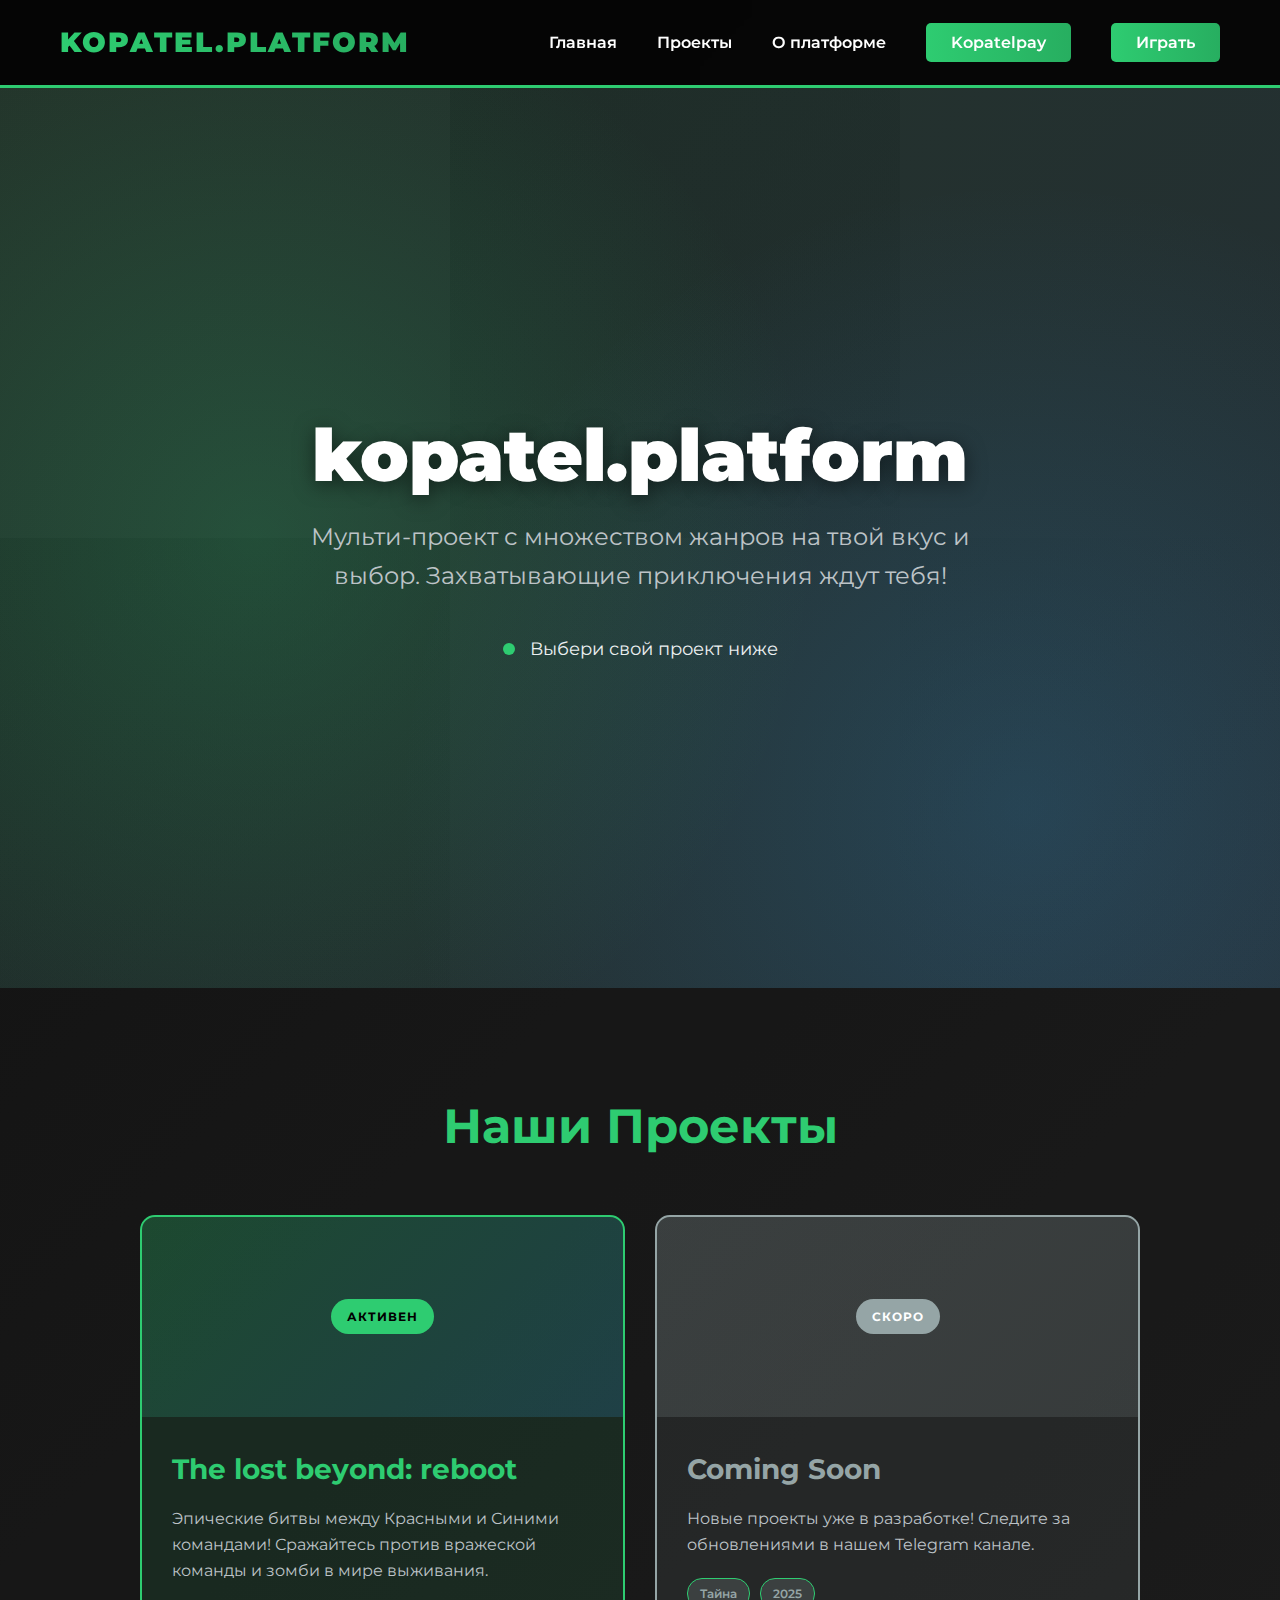
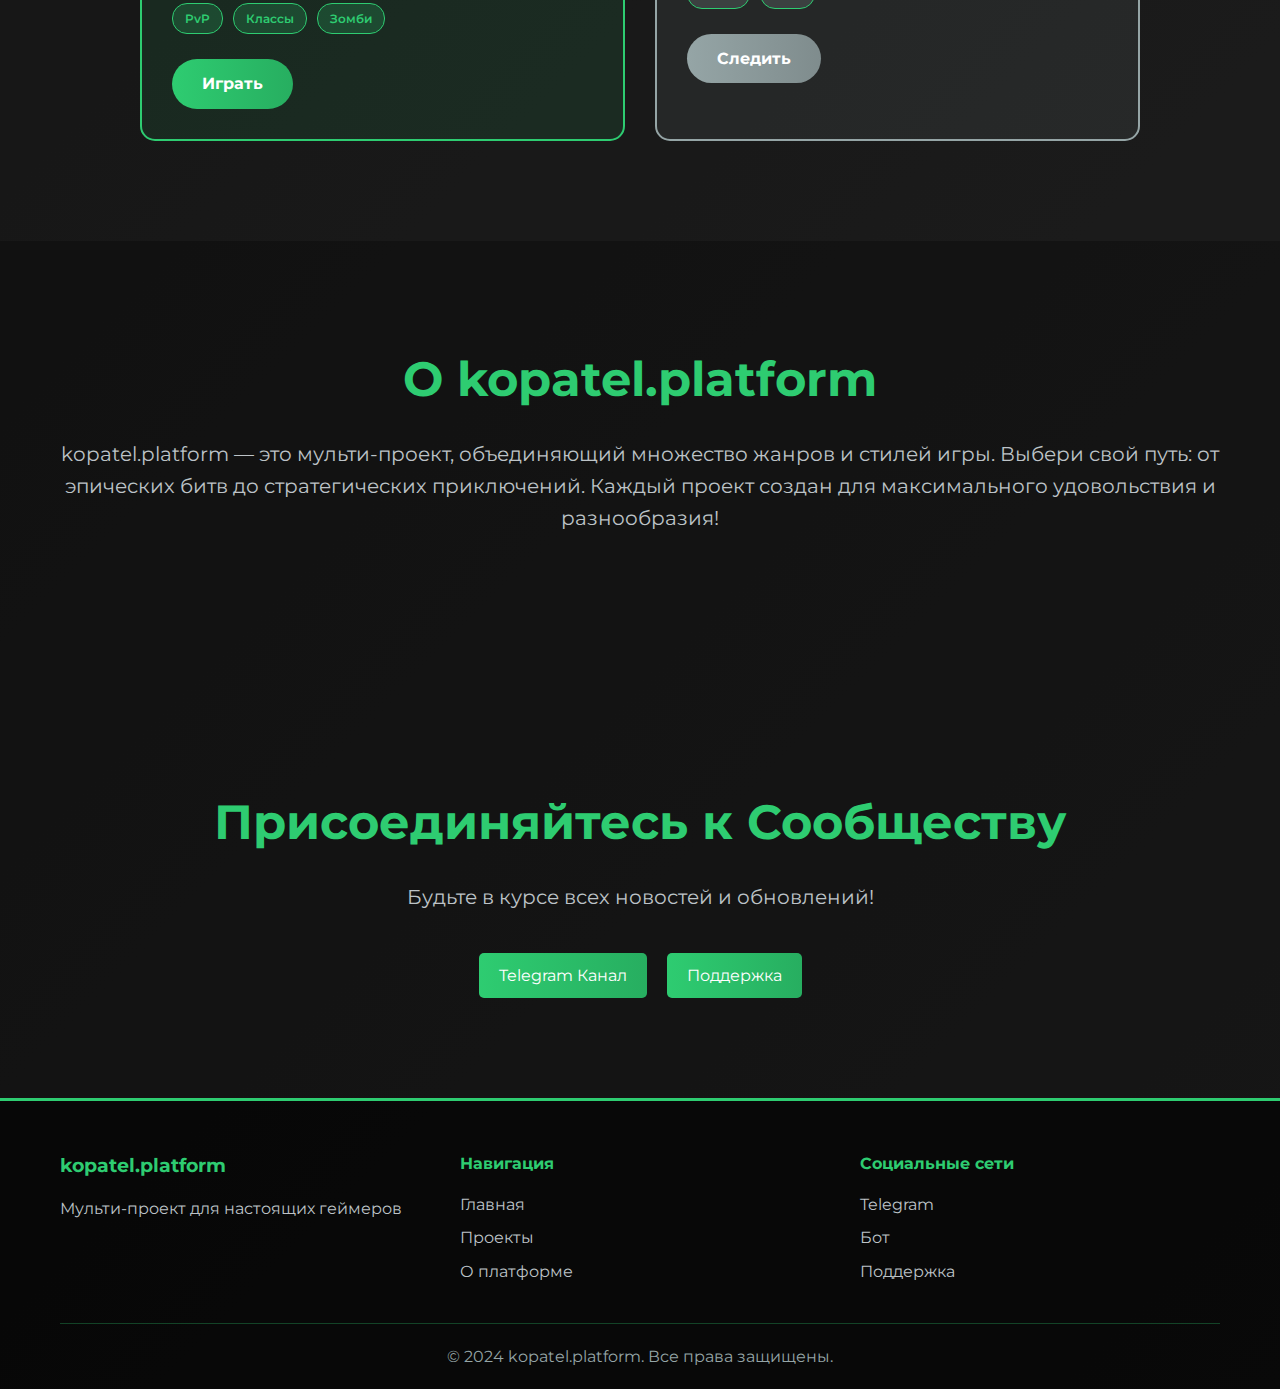
<file: index.html>
<!DOCTYPE html>
<html lang="ru">
<head>
    <meta charset="UTF-8">
    <meta name="viewport" content="width=device-width, initial-scale=1.0">
    <title>kopatel.platform</title>
    <link rel="stylesheet" href="style.css">
    <link href="https://fonts.googleapis.com/css2?family=Montserrat:wght@400;700;900&display=swap" rel="stylesheet">
</head>
<body>

    <header>
        <div class="container">
            <div class="logo">kopatel.platform</div>
            <nav>
                <ul>
                    <li><a href="#home">Главная</a></li>
                    <li><a href="#projects">Проекты</a></li>
                    <li><a href="#about">О платформе</a></li>
                    <li><a href="shop.html" class="nav-btn">Kopatelpay</a></li>
                    <li><a href="games.html" class="nav-btn">Играть</a></li>
                </ul>
            </nav>
        </div>
    </header>

    <section class="hero" id="home">
        <div class="hero-content">
            <h1>kopatel.platform</h1>
            <p>Мульти-проект с множеством жанров на твой вкус и выбор. Захватывающие приключения ждут тебя!</p>
            
            <div class="status">
                <span class="dot"></span> Выбери свой проект ниже
            </div>
        </div>
    </section>

    <section class="projects-showcase" id="projects">
        <div class="container">
            <h2>Наши Проекты</h2>
            <div class="projects-grid">
                <div class="project-card">
                    <div class="project-image">
                        <div class="project-badge">АКТИВЕН</div>
                    </div>
                    <div class="project-info">
                        <h3>The lost beyond: reboot</h3>
                        <p>Эпические битвы между Красными и Синими командами! Сражайтесь против вражеской команды и зомби в мире выживания.</p>
                        <div class="project-features">
                            <span class="feature">PvP</span>
                            <span class="feature">Классы</span>
                            <span class="feature">Зомби</span>
                        </div>
                        <a href="the-lost-beyond.html" class="project-btn">Играть</a>
                    </div>
                </div>
                
                <div class="project-card coming-soon">
                    <div class="project-image">
                        <div class="project-badge">СКОРО</div>
                    </div>
                    <div class="project-info">
                        <h3>Coming Soon</h3>
                        <p>Новые проекты уже в разработке! Следите за обновлениями в нашем Telegram канале.</p>
                        <div class="project-features">
                            <span class="feature">Тайна</span>
                            <span class="feature">2025</span>
                        </div>
                        <a href="https://t.me/copalpal" target="_blank" class="project-btn disabled">Следить</a>
                    </div>
                </div>
            </div>
        </div>
    </section>

    <section class="about" id="about">
        <div class="container">
            <h2>О kopatel.platform</h2>
            <p>kopatel.platform — это мульти-проект, объединяющий множество жанров и стилей игры. Выбери свой путь: от эпических битв до стратегических приключений. Каждый проект создан для максимального удовольствия и разнообразия!</p>
        </div>
    </section>

    <section class="community">
        <div class="container">
            <h2>Присоединяйтесь к Сообществу</h2>
            <p>Будьте в курсе всех новостей и обновлений!</p>
            <div class="community-links">
                <a href="https://t.me/copalpal" target="_blank" class="link-btn">Telegram Канал</a>
                <a href="https://t.me/kopatel_support_bot" target="_blank" class="link-btn">Поддержка</a>
            </div>
        </div>
    </section>

    <footer>
        <div class="container">
            <div class="footer-content">
                <div class="footer-section">
                    <h3>kopatel.platform</h3>
                    <p>Мульти-проект для настоящих геймеров</p>
                </div>
                <div class="footer-section">
                    <h4>Навигация</h4>
                    <ul>
                        <li><a href="#home">Главная</a></li>
                        <li><a href="#projects">Проекты</a></li>
                        <li><a href="#about">О платформе</a></li>
                    </ul>
                </div>
                <div class="footer-section">
                    <h4>Социальные сети</h4>
                    <ul>
                        <li><a href="https://t.me/copalpal" target="_blank">Telegram</a></li>
                        <li><a href="https://t.me/kopatel_platform_bot" target="_blank">Бот</a></li>
                        <li><a href="https://t.me/kopatel_support_bot" target="_blank">Поддержка</a></li>
                    </ul>
                </div>
            </div>
            <div class="footer-bottom">
                <p>&copy; 2024 kopatel.platform. Все права защищены.</p>
            </div>
        </div>
    </footer>

    <script src="script.js"></script>
</body>
</html>
</file>
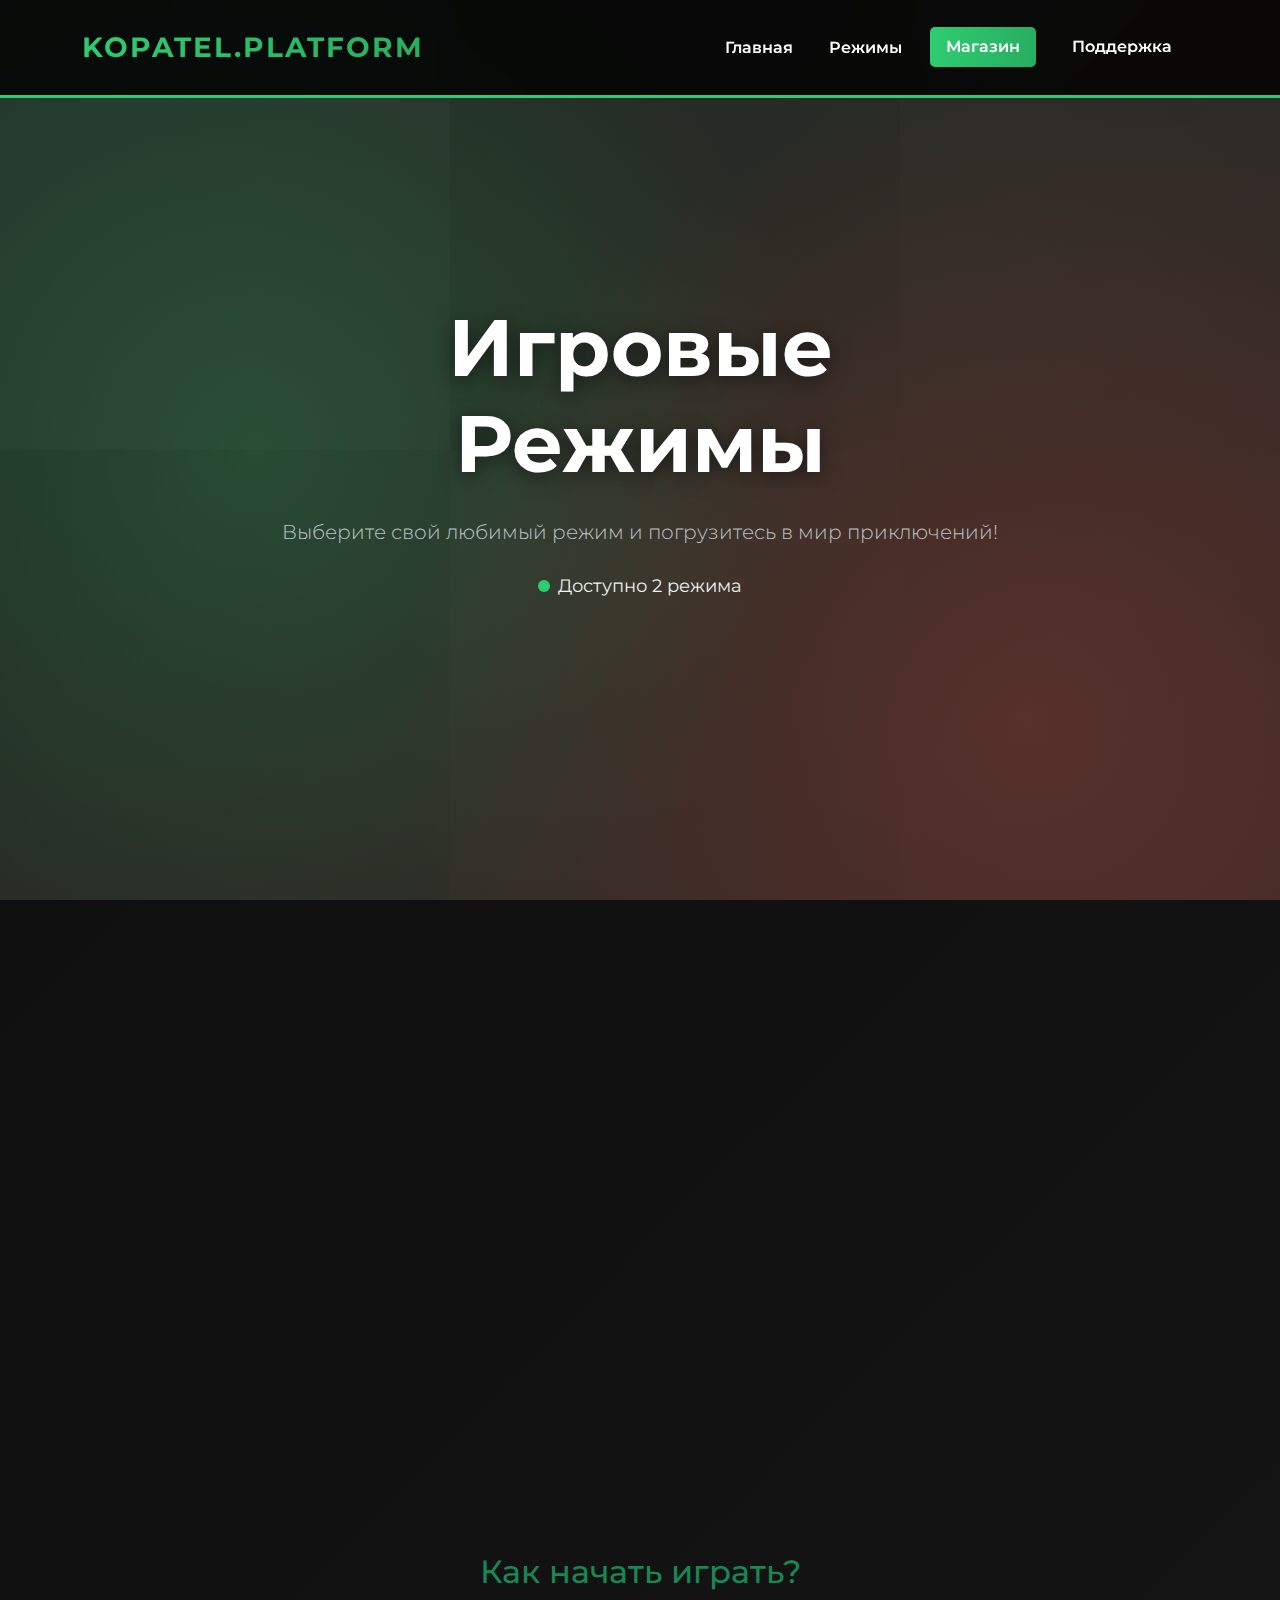
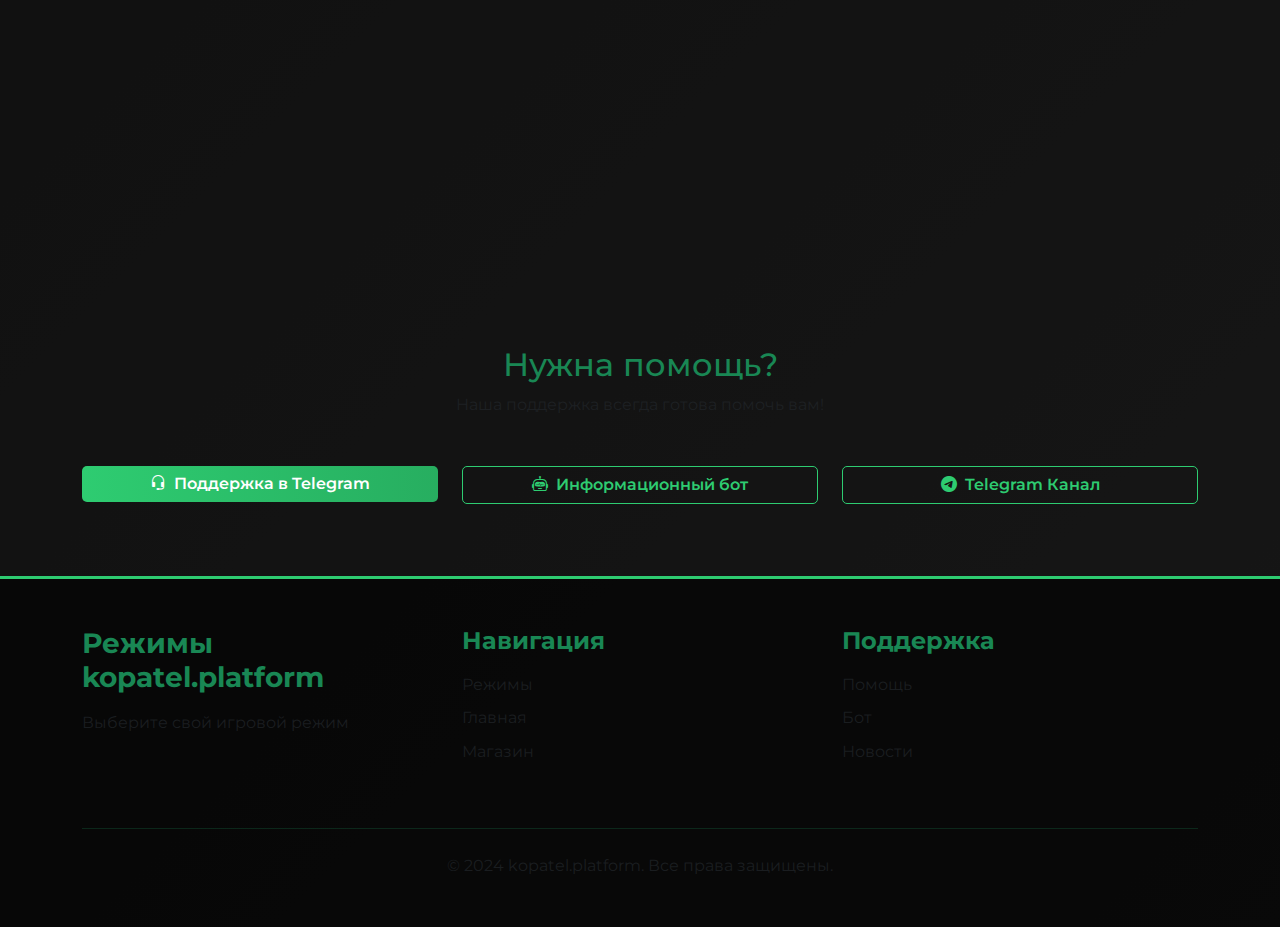
<file: games-bootstrap.html>
<!DOCTYPE html>
<html lang="ru">
<head>
    <meta charset="UTF-8">
    <meta name="viewport" content="width=device-width, initial-scale=1.0">
    <title>Режимы - kopatel.platform</title>
    
    <!-- Bootstrap 5 CSS -->
    <link href="https://cdn.jsdelivr.net/npm/bootstrap@5.3.0/dist/css/bootstrap.min.css" rel="stylesheet">
    <!-- Bootstrap Icons -->
    <link rel="stylesheet" href="https://cdn.jsdelivr.net/npm/bootstrap-icons@1.11.0/font/bootstrap-icons.css">
    <!-- Google Fonts -->
    <link href="https://fonts.googleapis.com/css2?family=Montserrat:wght@400;700;900&display=swap" rel="stylesheet">
    <!-- Custom CSS -->
    <link rel="stylesheet" href="bootstrap-style.css">
</head>
<body>

    <!-- Navigation -->
    <nav class="navbar navbar-expand-lg navbar-dark fixed-top">
        <div class="container">
            <a class="navbar-brand fw-bold text-uppercase" href="index.html">
                kopatel.platform
            </a>
            <button class="navbar-toggler" type="button" data-bs-toggle="collapse" data-bs-target="#navbarNav">
                <span class="navbar-toggler-icon"></span>
            </button>
            <div class="collapse navbar-collapse" id="navbarNav">
                <ul class="navbar-nav ms-auto">
                    <li class="nav-item">
                        <a class="nav-link" href="index.html">Главная</a>
                    </li>
                    <li class="nav-item">
                        <a class="nav-link" href="#games">Режимы</a>
                    </li>
                    <li class="nav-item">
                        <a class="nav-link btn btn-success px-3" href="shop.html">Магазин</a>
                    </li>
                    <li class="nav-item">
                        <a class="nav-link btn btn-outline-success px-3" href="#support">Поддержка</a>
                    </li>
                </ul>
            </div>
        </div>
    </nav>

    <!-- Hero Section -->
    <section class="hero games-hero" id="games">
        <div class="container">
            <div class="row align-items-center min-vh-100">
                <div class="col-lg-8 mx-auto text-center">
                    <h1 class="display-1 fw-bold mb-4 animate__animated animate__fadeInDown">
                        Игровые Режимы
                    </h1>
                    <p class="lead mb-4 animate__animated animate__fadeInUp">
                        Выберите свой любимый режим и погрузитесь в мир приключений!
                    </p>
                    <div class="status d-inline-flex align-items-center animate__animated animate__fadeInUp">
                        <span class="dot me-2"></span>
                        <span>Доступно 2 режима</span>
                    </div>
                </div>
            </div>
        </div>
    </section>

    <!-- Games Showcase -->
    <section class="games-showcase py-5">
        <div class="container">
            <div class="row g-4">
                <!-- Game Card 1 -->
                <div class="col-lg-6">
                    <div class="card game-card active h-100">
                        <div class="card-body game-image position-relative">
                            <span class="game-badge position-absolute top-0 start-50 translate-middle-x badge bg-success">
                                АКТИВЕН
                            </span>
                        </div>
                        <div class="card-body game-info">
                            <h3 class="card-title text-success">The lost beyond: reboot</h3>
                            <p class="card-text text-muted">
                                Эпические битвы между Красными и Синими командами! Сражайтесь против вражеской команды и зомби в мире выживания.
                            </p>
                            <div class="game-features mb-3">
                                <span class="badge bg-success me-2">PvP</span>
                                <span class="badge bg-success me-2">Классы</span>
                                <span class="badge bg-success me-2">Зомби</span>
                                <span class="badge bg-success">Команды</span>
                            </div>
                            <div class="game-stats row mb-3">
                                <div class="col-6">
                                    <small class="text-muted d-block">Версия:</small>
                                    <span class="fw-bold">1.20.1</span>
                                </div>
                                <div class="col-6">
                                    <small class="text-muted d-block">Онлайн:</small>
                                    <span class="fw-bold" id="online-count">0</span>
                                </div>
                            </div>
                            <a href="the-lost-beyond.html" class="btn btn-success w-100">Играть</a>
                        </div>
                    </div>
                </div>

                <!-- Game Card 2 -->
                <div class="col-lg-6">
                    <div class="card game-card coming-soon h-100">
                        <div class="card-body game-image position-relative">
                            <span class="game-badge position-absolute top-0 start-50 translate-middle-x badge bg-secondary">
                                СКОРО
                            </span>
                        </div>
                        <div class="card-body game-info">
                            <h3 class="card-title text-secondary">Coming Soon</h3>
                            <p class="card-text text-muted">
                                Новые проекты уже в разработке! Следите за обновлениями в нашем Telegram канале.
                            </p>
                            <div class="game-features mb-3">
                                <span class="badge bg-secondary me-2">Тайна</span>
                                <span class="badge bg-secondary">2025</span>
                            </div>
                            <div class="game-stats row mb-3">
                                <div class="col-6">
                                    <small class="text-muted d-block">Статус:</small>
                                    <span class="fw-bold">В разработке</span>
                                </div>
                                <div class="col-6">
                                    <small class="text-muted d-block">Релиз:</small>
                                    <span class="fw-bold">2025</span>
                                </div>
                            </div>
                            <a href="https://t.me/copalpal" target="_blank" class="btn btn-secondary w-100 disabled">Следить</a>
                        </div>
                    </div>
                </div>
            </div>
        </div>
    </section>

    <!-- How to Play Section -->
    <section class="how-to-play py-5">
        <div class="container">
            <h2 class="text-center mb-5 text-success">Как начать играть?</h2>
            <div class="row g-4">
                <div class="col-md-3 col-6">
                    <div class="step text-center">
                        <div class="step-number mx-auto mb-3">1</div>
                        <h4>Выберите режим</h4>
                        <p class="text-muted">Нажмите на интересующий вас режим</p>
                    </div>
                </div>
                <div class="col-md-3 col-6">
                    <div class="step text-center">
                        <div class="step-number mx-auto mb-3">2</div>
                        <h4>Перейдите в бота</h4>
                        <p class="text-muted">Напишите нашему информационному боту</p>
                    </div>
                </div>
                <div class="col-md-3 col-6">
                    <div class="step text-center">
                        <div class="step-number mx-auto mb-3">3</div>
                        <h4>Получите инструкцию</h4>
                        <p class="text-muted">Бот пришлет полную инструкцию по игре</p>
                    </div>
                </div>
                <div class="col-md-3 col-6">
                    <div class="step text-center">
                        <div class="step-number mx-auto mb-3">4</div>
                        <h4>Играйте!</h4>
                        <p class="text-muted">Следуйте инструкции и наслаждайтесь игрой</p>
                    </div>
                </div>
            </div>
        </div>
    </section>

    <!-- Support Section -->
    <section class="support py-5" id="support">
        <div class="container">
            <div class="text-center mb-5">
                <h2 class="text-success">Нужна помощь?</h2>
                <p class="text-muted">Наша поддержка всегда готова помочь вам!</p>
            </div>
            <div class="row justify-content-center">
                <div class="col-md-4 col-sm-6 mb-3">
                    <a href="https://t.me/kopatel_support_bot" target="_blank" class="btn btn-success w-100 mb-2">
                        <i class="bi bi-headset me-2"></i>Поддержка в Telegram
                    </a>
                </div>
                <div class="col-md-4 col-sm-6 mb-3">
                    <a href="https://t.me/kopatel_platform_bot" target="_blank" class="btn btn-outline-success w-100 mb-2">
                        <i class="bi bi-robot me-2"></i>Информационный бот
                    </a>
                </div>
                <div class="col-md-4 col-sm-6 mb-3">
                    <a href="https://t.me/copalpal" target="_blank" class="btn btn-outline-success w-100 mb-2">
                        <i class="bi bi-telegram me-2"></i>Telegram Канал
                    </a>
                </div>
            </div>
        </div>
    </section>

    <!-- Footer -->
    <footer class="py-5">
        <div class="container">
            <div class="row">
                <div class="col-lg-4 mb-4">
                    <h3 class="text-success mb-3">Режимы kopatel.platform</h3>
                    <p class="text-muted">Выберите свой игровой режим</p>
                </div>
                <div class="col-lg-4 mb-4">
                    <h4 class="text-success mb-3">Навигация</h4>
                    <ul class="list-unstyled">
                        <li class="mb-2"><a href="#games" class="text-muted text-decoration-none">Режимы</a></li>
                        <li class="mb-2"><a href="index.html" class="text-muted text-decoration-none">Главная</a></li>
                        <li class="mb-2"><a href="shop.html" class="text-muted text-decoration-none">Магазин</a></li>
                    </ul>
                </div>
                <div class="col-lg-4 mb-4">
                    <h4 class="text-success mb-3">Поддержка</h4>
                    <ul class="list-unstyled">
                        <li class="mb-2"><a href="https://t.me/kopatel_support_bot" target="_blank" class="text-muted text-decoration-none">Помощь</a></li>
                        <li class="mb-2"><a href="https://t.me/kopatel_platform_bot" target="_blank" class="text-muted text-decoration-none">Бот</a></li>
                        <li class="mb-2"><a href="https://t.me/copalpal" target="_blank" class="text-muted text-decoration-none">Новости</a></li>
                    </ul>
                </div>
            </div>
            <hr class="my-4 border-success">
            <div class="text-center">
                <p class="text-muted mb-0">&copy; 2024 kopatel.platform. Все права защищены.</p>
            </div>
        </div>
    </footer>

    <!-- Bootstrap JS -->
    <script src="https://cdn.jsdelivr.net/npm/bootstrap@5.3.0/dist/js/bootstrap.bundle.min.js"></script>
    <!-- Custom JS -->
    <script src="bootstrap-script.js"></script>
</body>
</html>
</file>
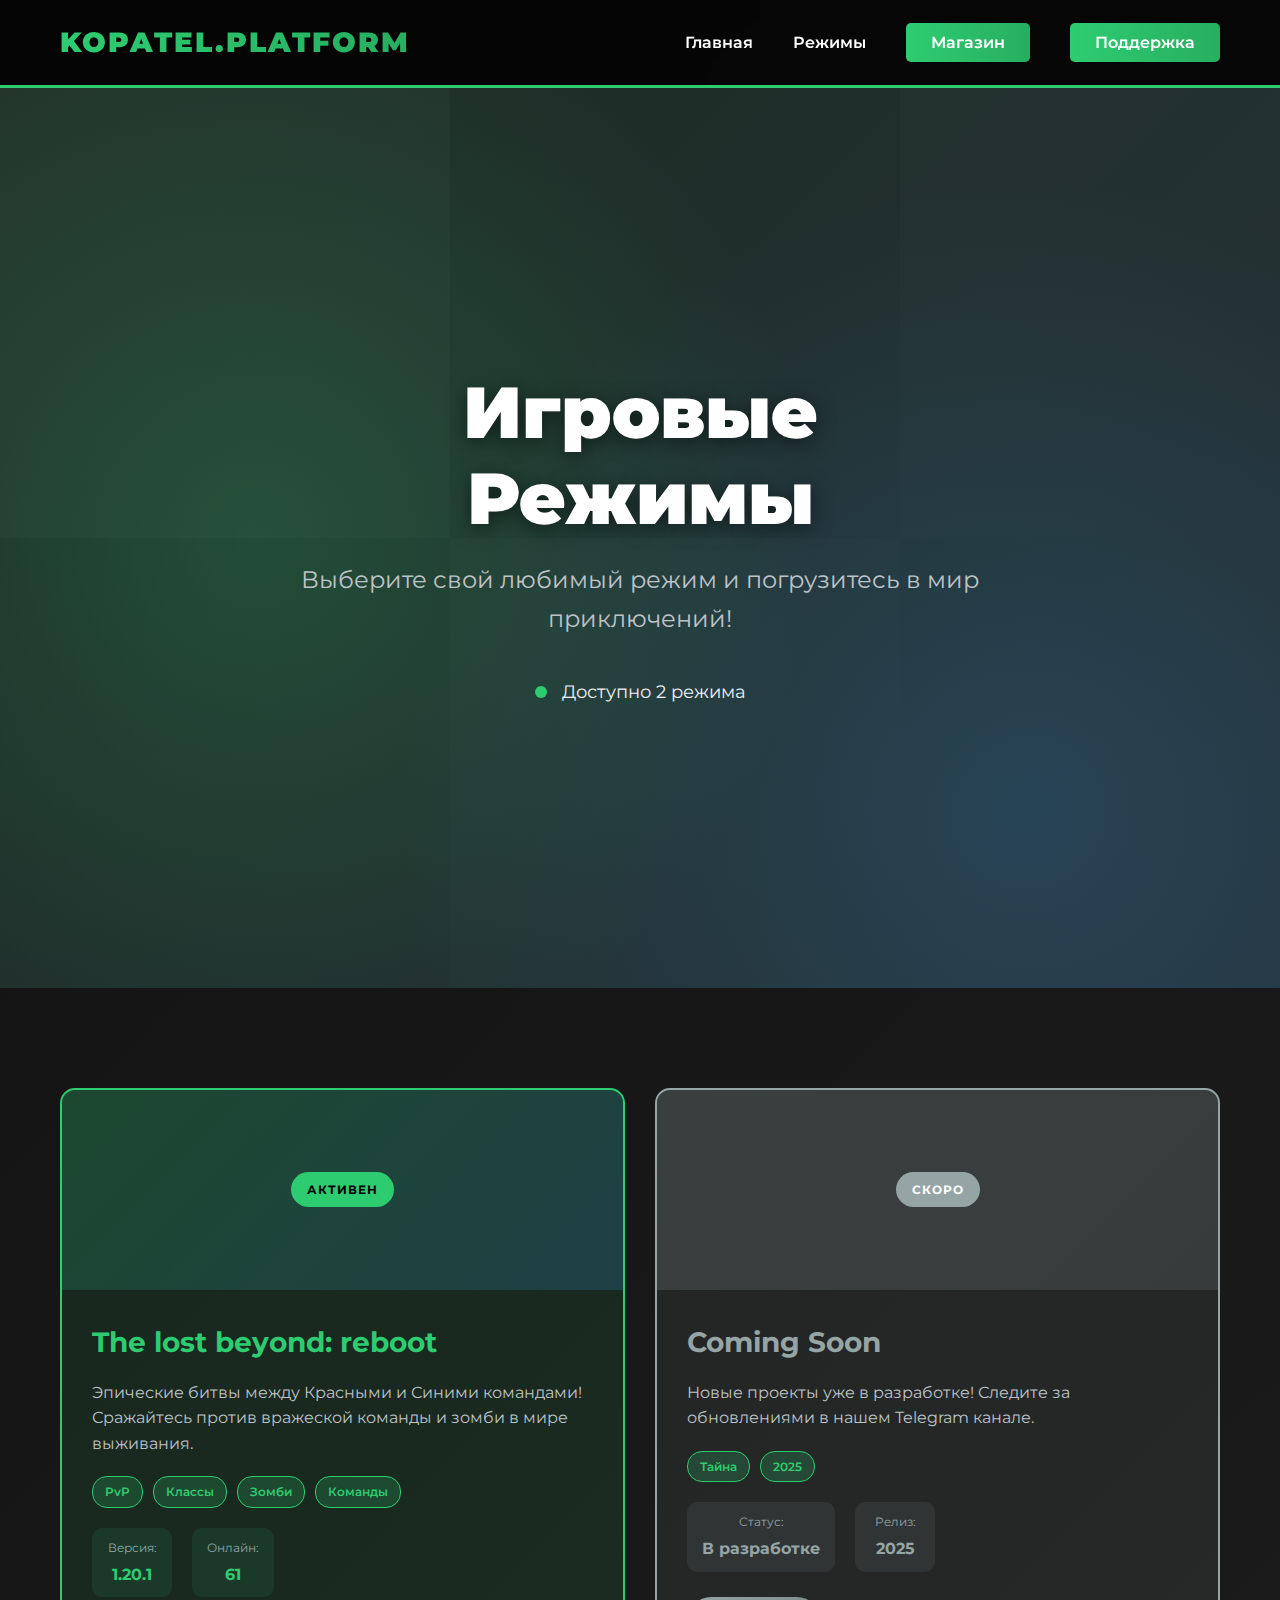
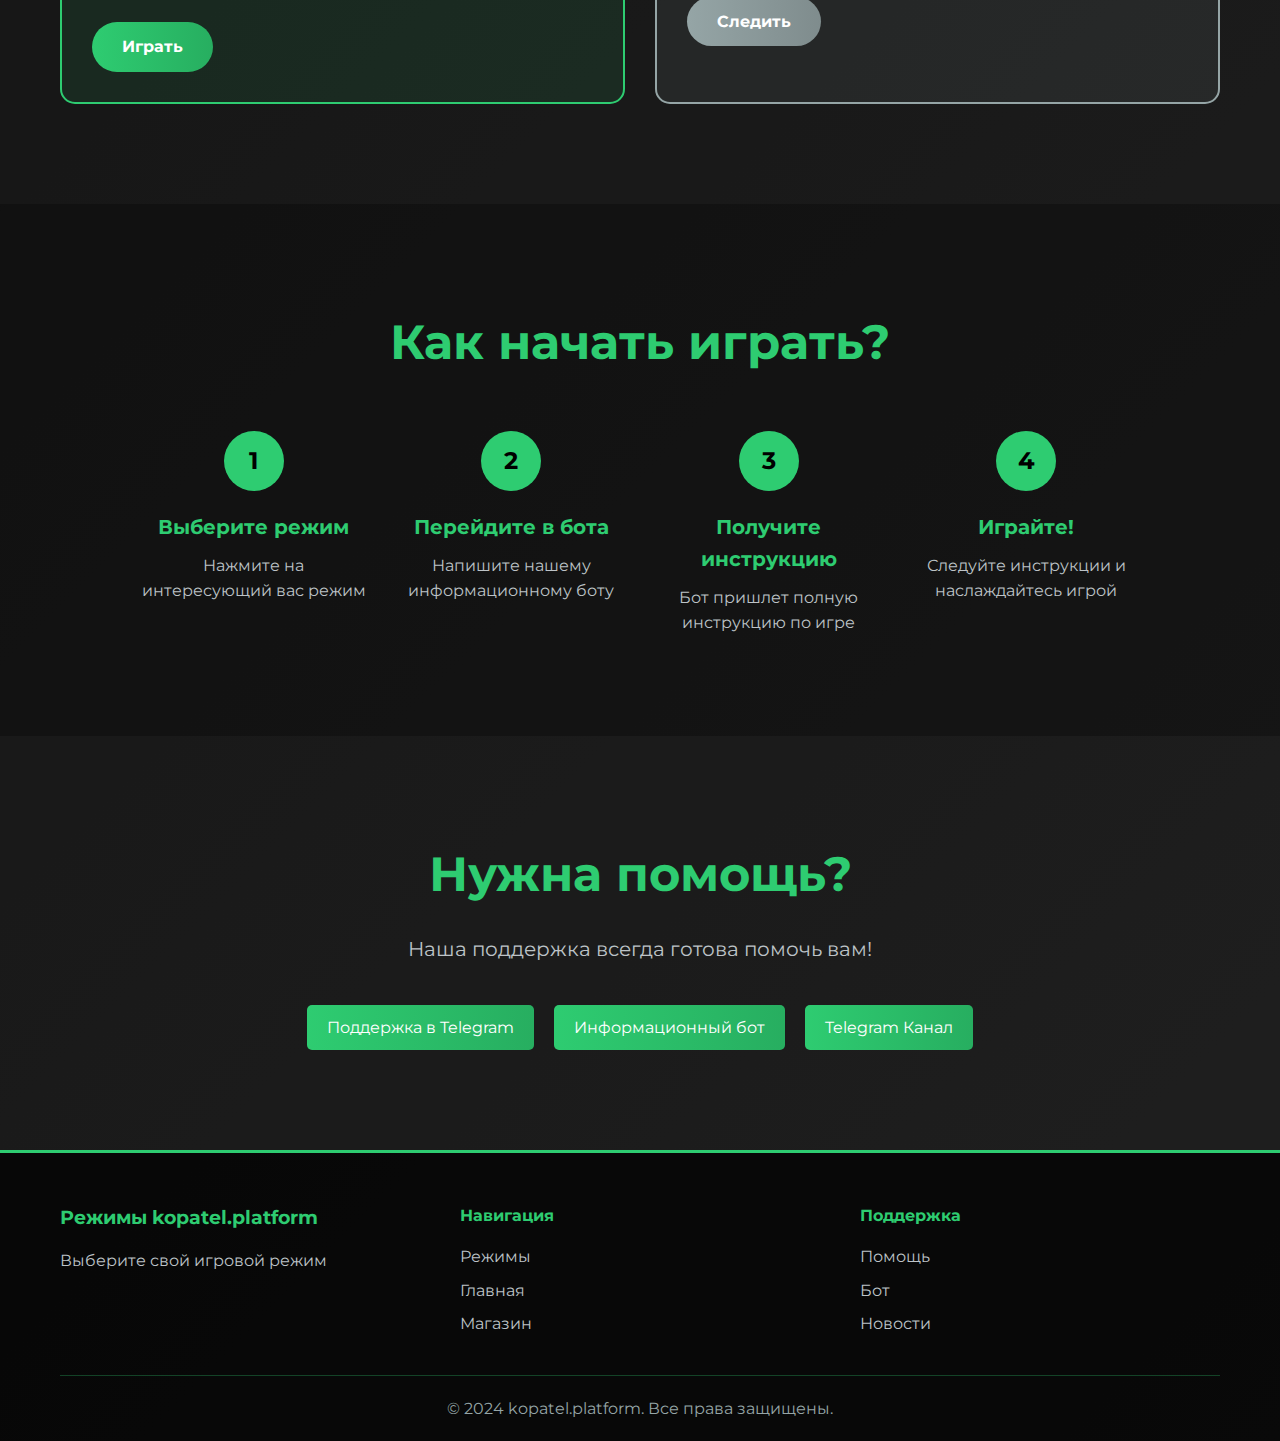
<file: games.html>
<!DOCTYPE html>
<html lang="ru">
<head>
    <meta charset="UTF-8">
    <meta name="viewport" content="width=device-width, initial-scale=1.0">
    <title>Режимы - kopatel.platform</title>
    <link rel="stylesheet" href="style.css">
    <link href="https://fonts.googleapis.com/css2?family=Montserrat:wght@400;700;900&display=swap" rel="stylesheet">
</head>
<body>

    <header>
        <div class="container">
            <div class="logo"><a href="index.html" style="text-decoration: none; color: inherit;">kopatel.platform</a></div>
            <nav>
                <ul>
                    <li><a href="index.html">Главная</a></li>
                    <li><a href="#games">Режимы</a></li>
                    <li><a href="shop.html" class="nav-btn">Магазин</a></li>
                    <li><a href="#support" class="nav-btn">Поддержка</a></li>
                </ul>
            </nav>
        </div>
    </header>

    <section class="hero games-hero" id="games">
        <div class="hero-content">
            <h1>Игровые Режимы</h1>
            <p>Выберите свой любимый режим и погрузитесь в мир приключений!</p>
            
            <div class="status">
                <span class="dot"></span> Доступно 2 режима
            </div>
        </div>
    </section>

    <section class="games-showcase">
        <div class="container">
            <div class="games-grid">
                <div class="game-card active">
                    <div class="game-image">
                        <div class="game-badge">АКТИВЕН</div>
                    </div>
                    <div class="game-info">
                        <h3>The lost beyond: reboot</h3>
                        <p>Эпические битвы между Красными и Синими командами! Сражайтесь против вражеской команды и зомби в мире выживания.</p>
                        <div class="game-features">
                            <span class="feature">PvP</span>
                            <span class="feature">Классы</span>
                            <span class="feature">Зомби</span>
                            <span class="feature">Команды</span>
                        </div>
                        <div class="game-stats">
                            <div class="stat">
                                <span class="stat-label">Версия:</span>
                                <span class="stat-value">1.20.1</span>
                            </div>
                            <div class="stat">
                                <span class="stat-label">Онлайн:</span>
                                <span class="stat-value" id="online-count">0</span>
                            </div>
                        </div>
                        <a href="the-lost-beyond.html" class="game-btn">Играть</a>
                    </div>
                </div>
                
                <div class="game-card coming-soon">
                    <div class="game-image">
                        <div class="game-badge">СКОРО</div>
                    </div>
                    <div class="game-info">
                        <h3>Coming Soon</h3>
                        <p>Новые проекты уже в разработке! Следите за обновлениями в нашем Telegram канале.</p>
                        <div class="game-features">
                            <span class="feature">Тайна</span>
                            <span class="feature">2025</span>
                        </div>
                        <div class="game-stats">
                            <div class="stat">
                                <span class="stat-label">Статус:</span>
                                <span class="stat-value">В разработке</span>
                            </div>
                            <div class="stat">
                                <span class="stat-label">Релиз:</span>
                                <span class="stat-value">2025</span>
                            </div>
                        </div>
                        <a href="https://t.me/copalpal" target="_blank" class="game-btn disabled">Следить</a>
                    </div>
                </div>
            </div>
        </div>
    </section>

    <section class="how-to-play">
        <div class="container">
            <h2>Как начать играть?</h2>
            <div class="steps">
                <div class="step">
                    <div class="step-number">1</div>
                    <h3>Выберите режим</h3>
                    <p>Нажмите на интересующий вас режим</p>
                </div>
                <div class="step">
                    <div class="step-number">2</div>
                    <h3>Перейдите в бота</h3>
                    <p>Напишите нашему информационному боту</p>
                </div>
                <div class="step">
                    <div class="step-number">3</div>
                    <h3>Получите инструкцию</h3>
                    <p>Бот пришлет полную инструкцию по игре</p>
                </div>
                <div class="step">
                    <div class="step-number">4</div>
                    <h3>Играйте!</h3>
                    <p>Следуйте инструкции и наслаждайтесь игрой</p>
                </div>
            </div>
        </div>
    </section>

    <section class="support" id="support">
        <div class="container">
            <h2>Нужна помощь?</h2>
            <p>Наша поддержка всегда готова помочь вам!</p>
            <div class="support-links">
                <a href="https://t.me/kopatel_support_bot" target="_blank" class="link-btn">Поддержка в Telegram</a>
                <a href="https://t.me/kopatel_platform_bot" target="_blank" class="link-btn">Информационный бот</a>
                <a href="https://t.me/copalpal" target="_blank" class="link-btn">Telegram Канал</a>
            </div>
        </div>
    </section>

    <footer>
        <div class="container">
            <div class="footer-content">
                <div class="footer-section">
                    <h3>Режимы kopatel.platform</h3>
                    <p>Выберите свой игровой режим</p>
                </div>
                <div class="footer-section">
                    <h4>Навигация</h4>
                    <ul>
                        <li><a href="#games">Режимы</a></li>
                        <li><a href="index.html">Главная</a></li>
                        <li><a href="shop.html">Магазин</a></li>
                    </ul>
                </div>
                <div class="footer-section">
                    <h4>Поддержка</h4>
                    <ul>
                        <li><a href="https://t.me/kopatel_support_bot" target="_blank">Помощь</a></li>
                        <li><a href="https://t.me/kopatel_platform_bot" target="_blank">Бот</a></li>
                        <li><a href="https://t.me/copalpal" target="_blank">Новости</a></li>
                    </ul>
                </div>
            </div>
            <div class="footer-bottom">
                <p>&copy; 2024 kopatel.platform. Все права защищены.</p>
            </div>
        </div>
    </footer>

    <script src="script.js"></script>
</body>
</html>
</file>
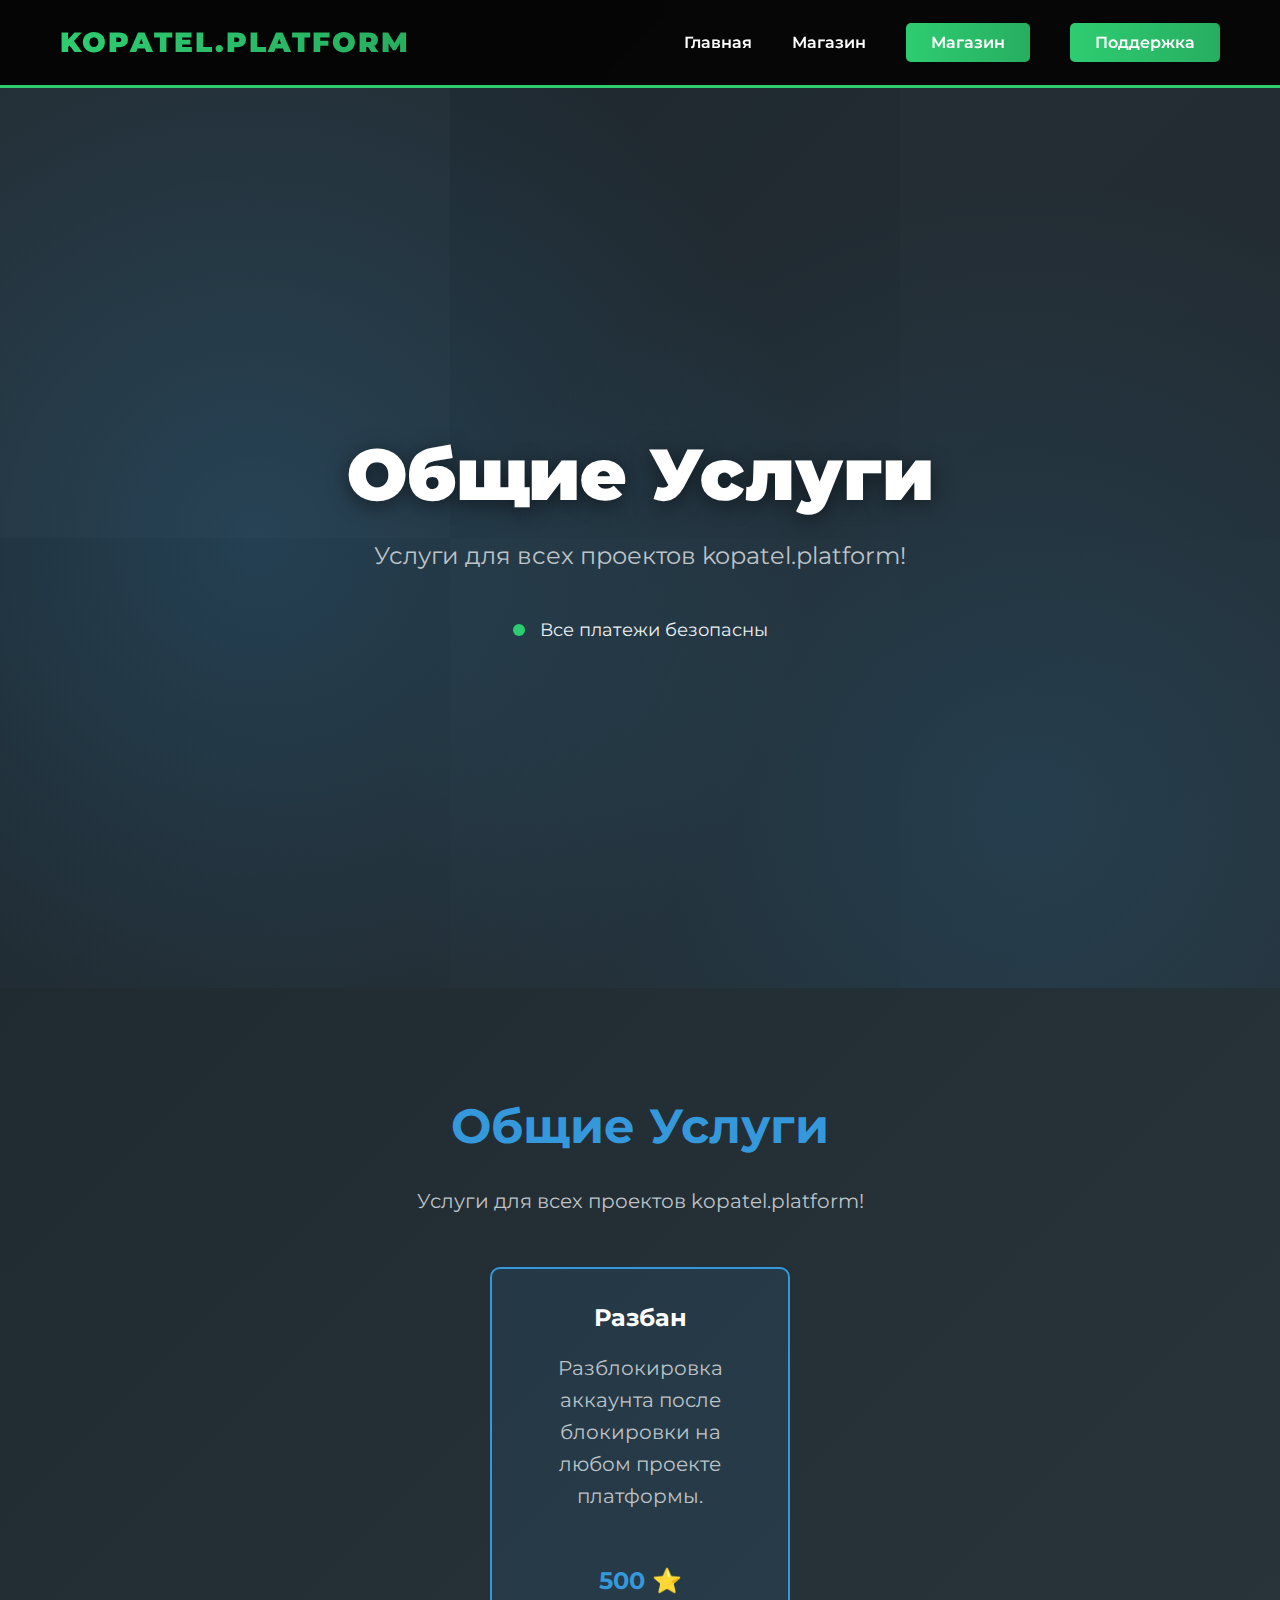
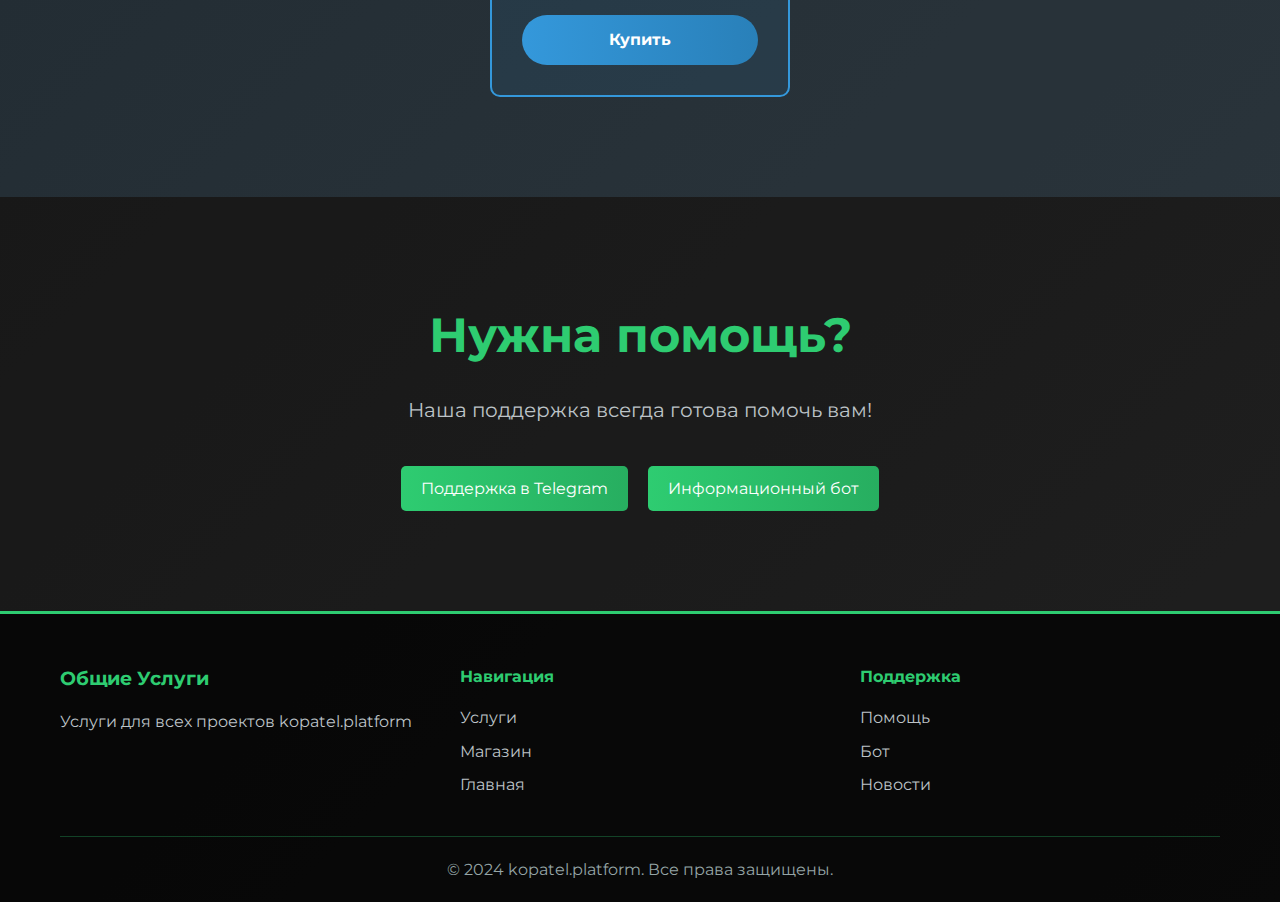
<file: general-services.html>
<!DOCTYPE html>
<html lang="ru">
<head>
    <meta charset="UTF-8">
    <meta name="viewport" content="width=device-width, initial-scale=1.0">
    <title>Общие Услуги - kopatel.platform</title>
    <link rel="stylesheet" href="style.css">
    <link href="https://fonts.googleapis.com/css2?family=Montserrat:wght@400;700;900&display=swap" rel="stylesheet">
</head>
<body>

    <header>
        <div class="container">
            <div class="logo"><a href="index.html" style="text-decoration: none; color: inherit;">kopatel.platform</a></div>
            <nav>
                <ul>
                    <li><a href="index.html">Главная</a></li>
                    <li><a href="shop.html">Магазин</a></li>
                    <li><a href="#general-shop" class="nav-btn">Магазин</a></li>
                    <li><a href="#support" class="nav-btn">Поддержка</a></li>
                </ul>
            </nav>
        </div>
    </header>

    <section class="hero general-services-hero">
        <div class="hero-content">
            <h1>Общие Услуги</h1>
            <p>Услуги для всех проектов kopatel.platform!</p>
            
            <div class="status">
                <span class="dot"></span> Все платежи безопасны
            </div>
        </div>
    </section>

    <section class="general-shop" id="general-shop">
        <div class="container">
            <h2>Общие Услуги</h2>
            <p>Услуги для всех проектов kopatel.platform!</p>
            <div class="donate-options">
                <div class="option">
                    <h3>Разбан</h3>
                    <p>Разблокировка аккаунта после блокировки на любом проекте платформы.</p>
                    <div class="price">500 ⭐</div>
                    <a href="https://t.me/b_b_e_e_a_a_u_u_t_t_y_y" target="_blank" class="purchase-btn" style="display: inline-block; background: linear-gradient(90deg, #3498db, #2980b9); color: #fff; padding: 12px 30px; border-radius: 25px; font-weight: 700; text-decoration: none; width: 100%; text-align: center;">Купить</a>
                </div>
            </div>
        </div>
    </section>

    <section class="support" id="support">
        <div class="container">
            <h2>Нужна помощь?</h2>
            <p>Наша поддержка всегда готова помочь вам!</p>
            <div class="support-links">
                <a href="https://t.me/kopatel_support_bot" target="_blank" class="link-btn">Поддержка в Telegram</a>
                <a href="https://t.me/kopatel_platform_bot" target="_blank" class="link-btn">Информационный бот</a>
            </div>
        </div>
    </section>

    <footer>
        <div class="container">
            <div class="footer-content">
                <div class="footer-section">
                    <h3>Общие Услуги</h3>
                    <p>Услуги для всех проектов kopatel.platform</p>
                </div>
                <div class="footer-section">
                    <h4>Навигация</h4>
                    <ul>
                        <li><a href="#general-shop">Услуги</a></li>
                        <li><a href="shop.html">Магазин</a></li>
                        <li><a href="index.html">Главная</a></li>
                    </ul>
                </div>
                <div class="footer-section">
                    <h4>Поддержка</h4>
                    <ul>
                        <li><a href="https://t.me/kopatel_support_bot" target="_blank">Помощь</a></li>
                        <li><a href="https://t.me/kopatel_platform_bot" target="_blank">Бот</a></li>
                        <li><a href="https://t.me/copalpal" target="_blank">Новости</a></li>
                    </ul>
                </div>
            </div>
            <div class="footer-bottom">
                <p>&copy; 2024 kopatel.platform. Все права защищены.</p>
            </div>
        </div>
    </footer>

    <script src="script.js"></script>
    <script>
        // Перевірка, чи функція доступна
        if (typeof purchaseItem === 'undefined') {
            function purchaseItem(itemName, price) {
                window.open('https://t.me/b_b_e_e_a_a_u_u_t_t_y_y', '_blank');
            }
        }
    </script>
</body>
</html>
</file>
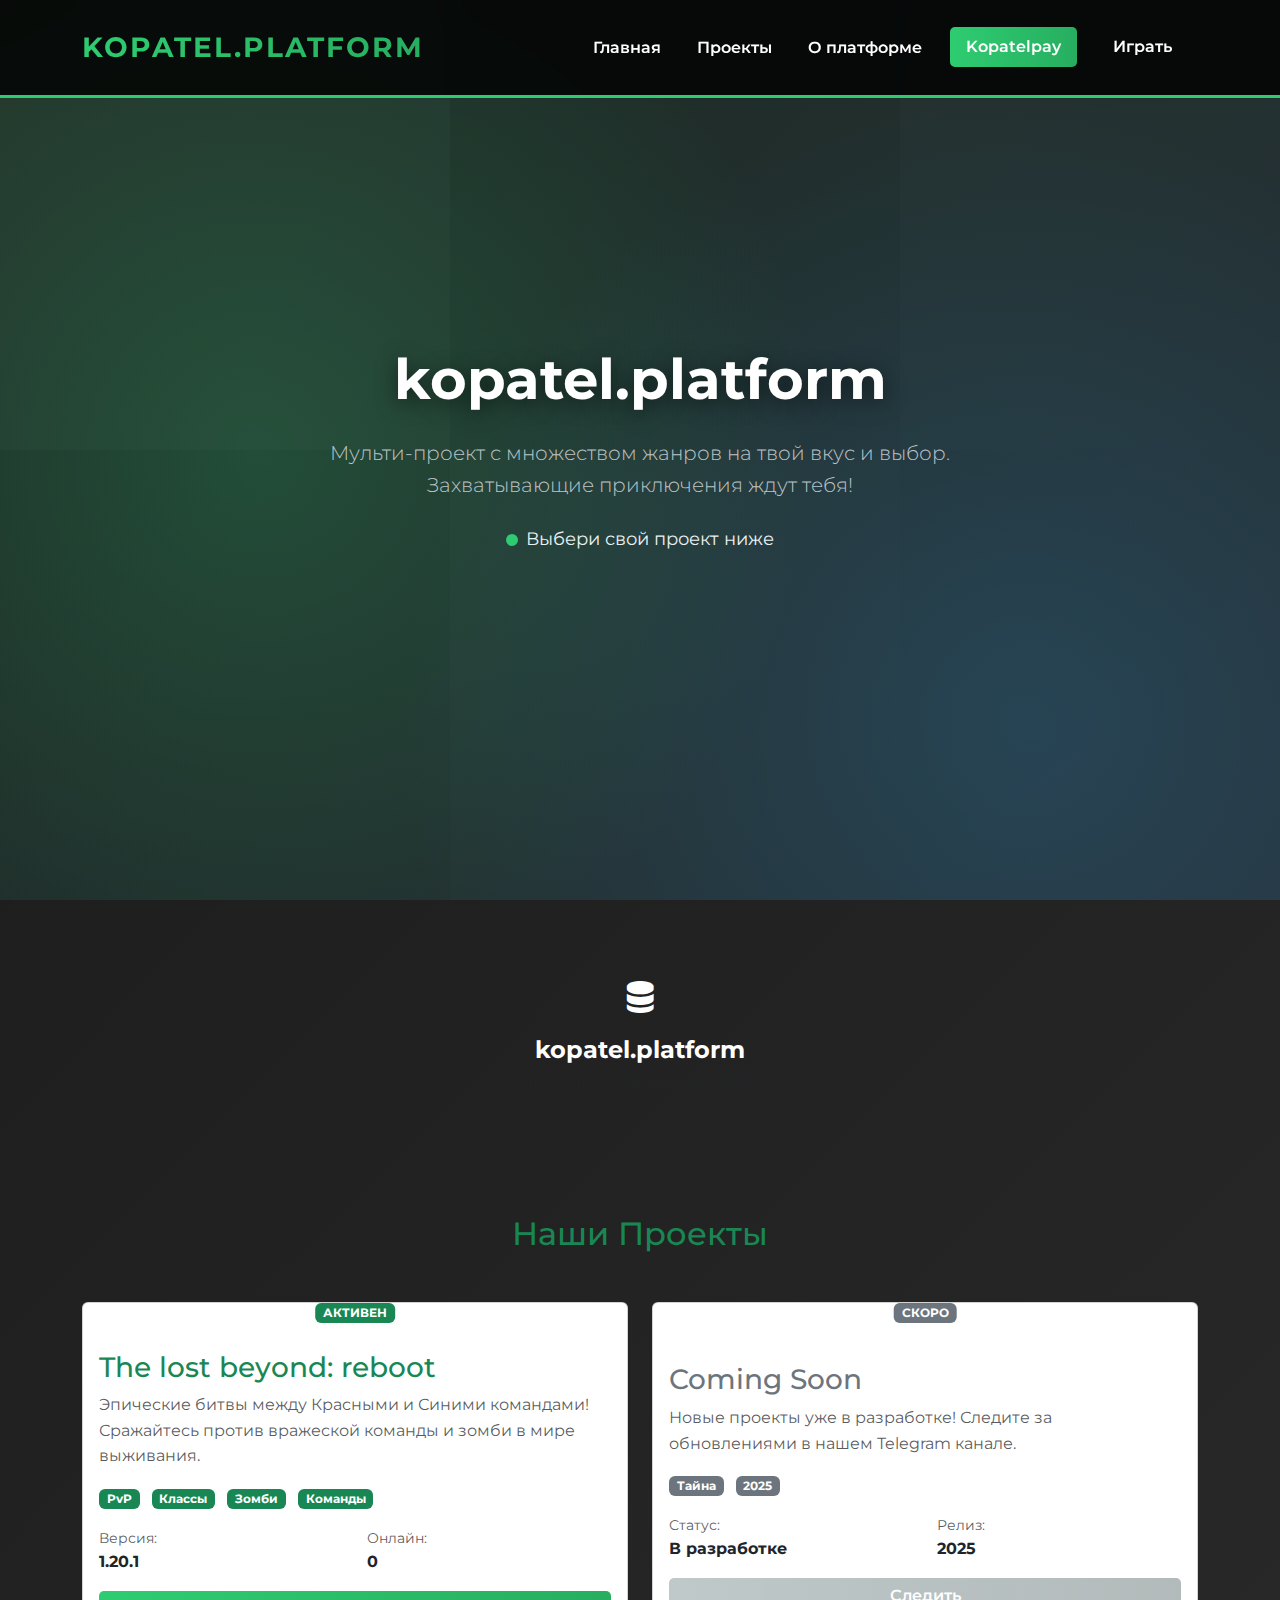
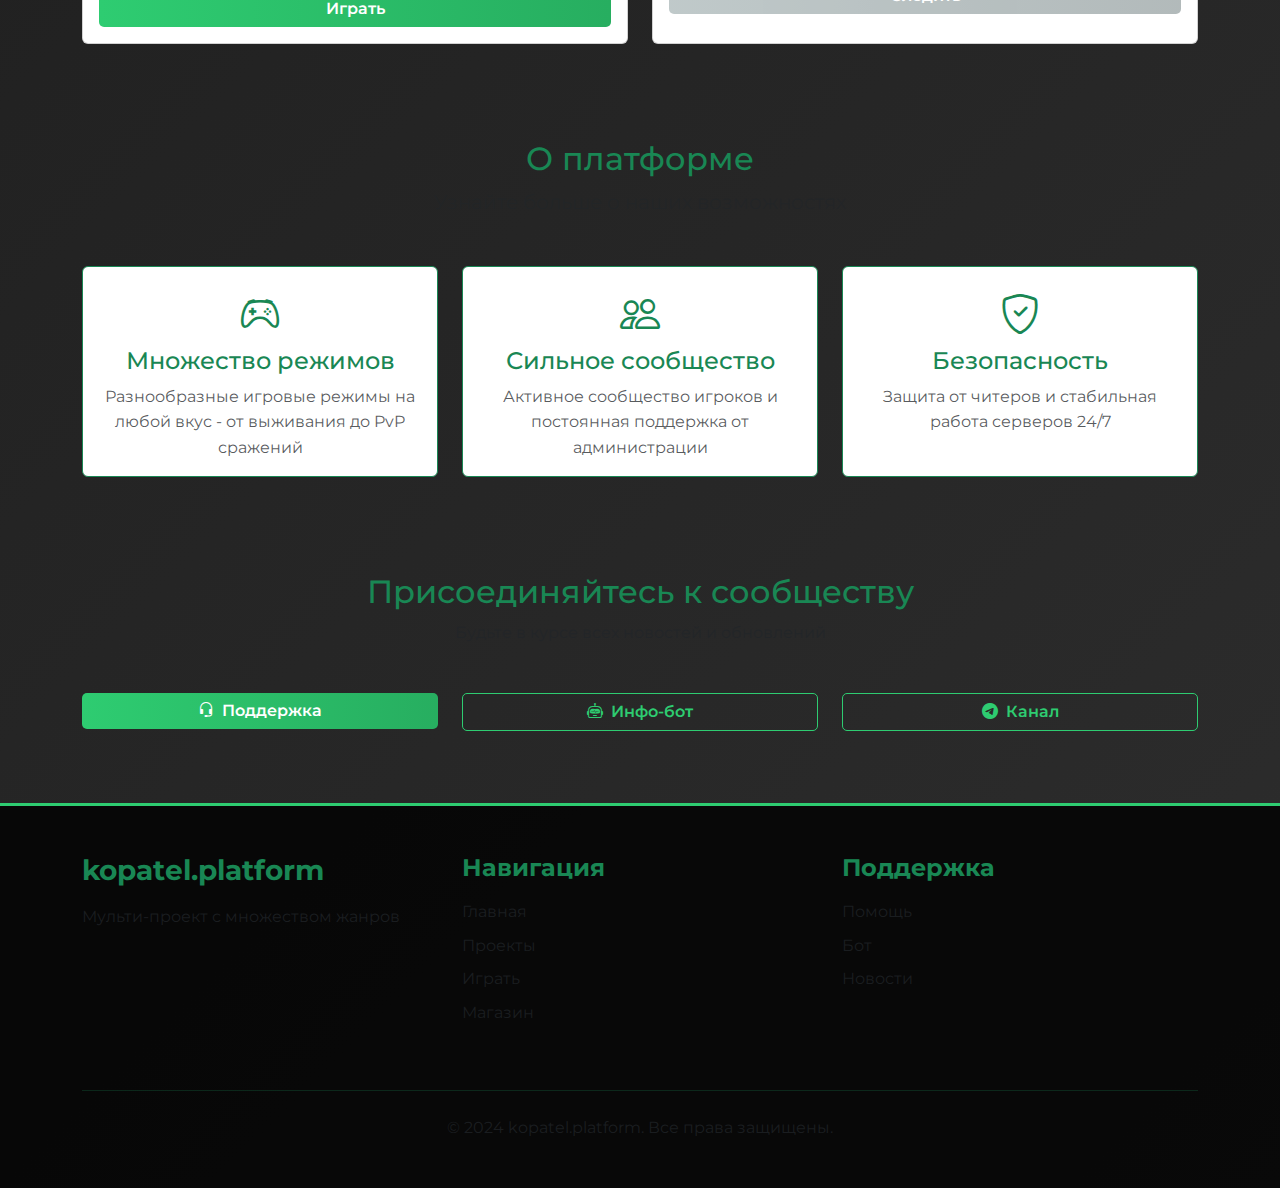
<file: index-bootstrap.html>
<!DOCTYPE html>
<html lang="ru">
<head>
    <meta charset="UTF-8">
    <meta name="viewport" content="width=device-width, initial-scale=1.0">
    <title>kopatel.platform</title>
    
    <!-- Bootstrap 5 CSS -->
    <link href="https://cdn.jsdelivr.net/npm/bootstrap@5.3.0/dist/css/bootstrap.min.css" rel="stylesheet">
    <!-- Bootstrap Icons -->
    <link rel="stylesheet" href="https://cdn.jsdelivr.net/npm/bootstrap-icons@1.11.0/font/bootstrap-icons.css">
    <!-- Google Fonts -->
    <link href="https://fonts.googleapis.com/css2?family=Montserrat:wght@400;700;900&display=swap" rel="stylesheet">
    <!-- Custom CSS -->
    <link rel="stylesheet" href="bootstrap-style.css">
</head>
<body>

    <!-- Navigation -->
    <nav class="navbar navbar-expand-lg navbar-dark fixed-top">
        <div class="container">
            <a class="navbar-brand fw-bold text-uppercase" href="#home">
                kopatel.platform
            </a>
            <button class="navbar-toggler" type="button" data-bs-toggle="collapse" data-bs-target="#navbarNav">
                <span class="navbar-toggler-icon"></span>
            </button>
            <div class="collapse navbar-collapse" id="navbarNav">
                <ul class="navbar-nav ms-auto">
                    <li class="nav-item">
                        <a class="nav-link" href="#home">Главная</a>
                    </li>
                    <li class="nav-item">
                        <a class="nav-link" href="#projects">Проекты</a>
                    </li>
                    <li class="nav-item">
                        <a class="nav-link" href="#about">О платформе</a>
                    </li>
                    <li class="nav-item">
                        <a class="nav-link btn btn-success px-3" href="shop.html">Kopatelpay</a>
                    </li>
                    <li class="nav-item">
                        <a class="nav-link btn btn-outline-success px-3" href="games.html">Играть</a>
                    </li>
                </ul>
            </div>
        </div>
    </nav>

    <!-- Hero Section -->
    <section class="hero" id="home">
        <div class="container">
            <div class="row align-items-center min-vh-100">
                <div class="col-lg-8 mx-auto text-center">
                    <h1 class="display-4 fw-bold mb-4 animate__animated animate__fadeInDown">
                        kopatel.platform
                    </h1>
                    <p class="lead mb-4 animate__animated animate__fadeInUp">
                        Мульти-проект с множеством жанров на твой вкус и выбор. Захватывающие приключения ждут тебя!
                    </p>
                    <div class="status d-inline-flex align-items-center animate__animated animate__fadeInUp">
                        <span class="dot me-2"></span>
                        <span>Выбери свой проект ниже</span>
                    </div>
                </div>
            </div>
        </div>
    </section>

    <!-- IP Box -->
    <section class="py-5">
        <div class="container">
            <div class="row justify-content-center">
                <div class="col-lg-8">
                    <div class="ip-box text-center p-4" onclick="kopatelPlatform.copyToClipboard('kopatel.platform')" style="cursor: pointer;">
                        <div class="mb-2">
                            <i class="bi bi-server fs-2"></i>
                        </div>
                        <div class="fs-4 fw-bold" id="server-ip">kopatel.platform</div>
                        <small class="text-muted copy-hint">Нажмите, чтобы скопировать IP</small>
                    </div>
                </div>
            </div>
        </div>
    </section>

    <!-- Projects Showcase -->
    <section class="projects-showcase py-5" id="projects">
        <div class="container">
            <h2 class="text-center mb-5 text-success">Наши Проекты</h2>
            <div class="row g-4">
                <!-- Project 1 -->
                <div class="col-lg-6">
                    <div class="card project-card h-100">
                        <div class="card-body project-image position-relative">
                            <span class="project-badge position-absolute top-0 start-50 translate-middle-x badge bg-success">
                                АКТИВЕН
                            </span>
                        </div>
                        <div class="card-body project-info">
                            <h3 class="card-title text-success">The lost beyond: reboot</h3>
                            <p class="card-text text-muted">
                                Эпические битвы между Красными и Синими командами! Сражайтесь против вражеской команды и зомби в мире выживания.
                            </p>
                            <div class="project-features mb-3">
                                <span class="badge bg-success me-2">PvP</span>
                                <span class="badge bg-success me-2">Классы</span>
                                <span class="badge bg-success me-2">Зомби</span>
                                <span class="badge bg-success">Команды</span>
                            </div>
                            <div class="project-stats row mb-3">
                                <div class="col-6">
                                    <small class="text-muted d-block">Версия:</small>
                                    <span class="fw-bold">1.20.1</span>
                                </div>
                                <div class="col-6">
                                    <small class="text-muted d-block">Онлайн:</small>
                                    <span class="fw-bold" id="online-count-main">0</span>
                                </div>
                            </div>
                            <a href="the-lost-beyond.html" class="btn btn-success w-100">Играть</a>
                        </div>
                    </div>
                </div>

                <!-- Project 2 -->
                <div class="col-lg-6">
                    <div class="card project-card coming-soon h-100">
                        <div class="card-body project-image position-relative">
                            <span class="project-badge position-absolute top-0 start-50 translate-middle-x badge bg-secondary">
                                СКОРО
                            </span>
                        </div>
                        <div class="card-body project-info">
                            <h3 class="card-title text-secondary">Coming Soon</h3>
                            <p class="card-text text-muted">
                                Новые проекты уже в разработке! Следите за обновлениями в нашем Telegram канале.
                            </p>
                            <div class="project-features mb-3">
                                <span class="badge bg-secondary me-2">Тайна</span>
                                <span class="badge bg-secondary">2025</span>
                            </div>
                            <div class="project-stats row mb-3">
                                <div class="col-6">
                                    <small class="text-muted d-block">Статус:</small>
                                    <span class="fw-bold">В разработке</span>
                                </div>
                                <div class="col-6">
                                    <small class="text-muted d-block">Релиз:</small>
                                    <span class="fw-bold">2025</span>
                                </div>
                            </div>
                            <a href="https://t.me/copalpal" target="_blank" class="btn btn-secondary w-100 disabled">Следить</a>
                        </div>
                    </div>
                </div>
            </div>
        </div>
    </section>

    <!-- About Section -->
    <section class="about py-5" id="about">
        <div class="container">
            <div class="text-center mb-5">
                <h2 class="text-success">О платформе</h2>
                <p class="text-muted lead">Узнайте больше о наших возможностях</p>
            </div>
            <div class="row g-4">
                <div class="col-md-4">
                    <div class="card h-100 border-success">
                        <div class="card-body text-center">
                            <i class="bi bi-controller fs-1 text-success mb-3"></i>
                            <h4 class="card-title text-success">Множество режимов</h4>
                            <p class="card-text text-muted">Разнообразные игровые режимы на любой вкус - от выживания до PvP сражений</p>
                        </div>
                    </div>
                </div>
                <div class="col-md-4">
                    <div class="card h-100 border-success">
                        <div class="card-body text-center">
                            <i class="bi bi-people fs-1 text-success mb-3"></i>
                            <h4 class="card-title text-success">Сильное сообщество</h4>
                            <p class="card-text text-muted">Активное сообщество игроков и постоянная поддержка от администрации</p>
                        </div>
                    </div>
                </div>
                <div class="col-md-4">
                    <div class="card h-100 border-success">
                        <div class="card-body text-center">
                            <i class="bi bi-shield-check fs-1 text-success mb-3"></i>
                            <h4 class="card-title text-success">Безопасность</h4>
                            <p class="card-text text-muted">Защита от читеров и стабильная работа серверов 24/7</p>
                        </div>
                    </div>
                </div>
            </div>
        </div>
    </section>

    <!-- Community Section -->
    <section class="community py-5">
        <div class="container">
            <div class="text-center mb-5">
                <h2 class="text-success">Присоединяйтесь к сообществу</h2>
                <p class="text-muted">Будьте в курсе всех новостей и обновлений</p>
            </div>
            <div class="row justify-content-center">
                <div class="col-md-4 col-sm-6 mb-3">
                    <a href="https://t.me/kopatel_support_bot" target="_blank" class="btn btn-success w-100 mb-2">
                        <i class="bi bi-headset me-2"></i>Поддержка
                    </a>
                </div>
                <div class="col-md-4 col-sm-6 mb-3">
                    <a href="https://t.me/kopatel_platform_bot" target="_blank" class="btn btn-outline-success w-100 mb-2">
                        <i class="bi bi-robot me-2"></i>Инфо-бот
                    </a>
                </div>
                <div class="col-md-4 col-sm-6 mb-3">
                    <a href="https://t.me/copalpal" target="_blank" class="btn btn-outline-success w-100 mb-2">
                        <i class="bi bi-telegram me-2"></i>Канал
                    </a>
                </div>
            </div>
        </div>
    </section>

    <!-- Footer -->
    <footer class="py-5">
        <div class="container">
            <div class="row">
                <div class="col-lg-4 mb-4">
                    <h3 class="text-success mb-3">kopatel.platform</h3>
                    <p class="text-muted">Мульти-проект с множеством жанров</p>
                </div>
                <div class="col-lg-4 mb-4">
                    <h4 class="text-success mb-3">Навигация</h4>
                    <ul class="list-unstyled">
                        <li class="mb-2"><a href="#home" class="text-muted text-decoration-none">Главная</a></li>
                        <li class="mb-2"><a href="#projects" class="text-muted text-decoration-none">Проекты</a></li>
                        <li class="mb-2"><a href="games.html" class="text-muted text-decoration-none">Играть</a></li>
                        <li class="mb-2"><a href="shop.html" class="text-muted text-decoration-none">Магазин</a></li>
                    </ul>
                </div>
                <div class="col-lg-4 mb-4">
                    <h4 class="text-success mb-3">Поддержка</h4>
                    <ul class="list-unstyled">
                        <li class="mb-2"><a href="https://t.me/kopatel_support_bot" target="_blank" class="text-muted text-decoration-none">Помощь</a></li>
                        <li class="mb-2"><a href="https://t.me/kopatel_platform_bot" target="_blank" class="text-muted text-decoration-none">Бот</a></li>
                        <li class="mb-2"><a href="https://t.me/copalpal" target="_blank" class="text-muted text-decoration-none">Новости</a></li>
                    </ul>
                </div>
            </div>
            <hr class="my-4 border-success">
            <div class="text-center">
                <p class="text-muted mb-0">&copy; 2024 kopatel.platform. Все права защищены.</p>
            </div>
        </div>
    </footer>

    <!-- Bootstrap JS -->
    <script src="https://cdn.jsdelivr.net/npm/bootstrap@5.3.0/dist/js/bootstrap.bundle.min.js"></script>
    <!-- Custom JS -->
    <script src="bootstrap-script.js"></script>
</body>
</html>
</file>
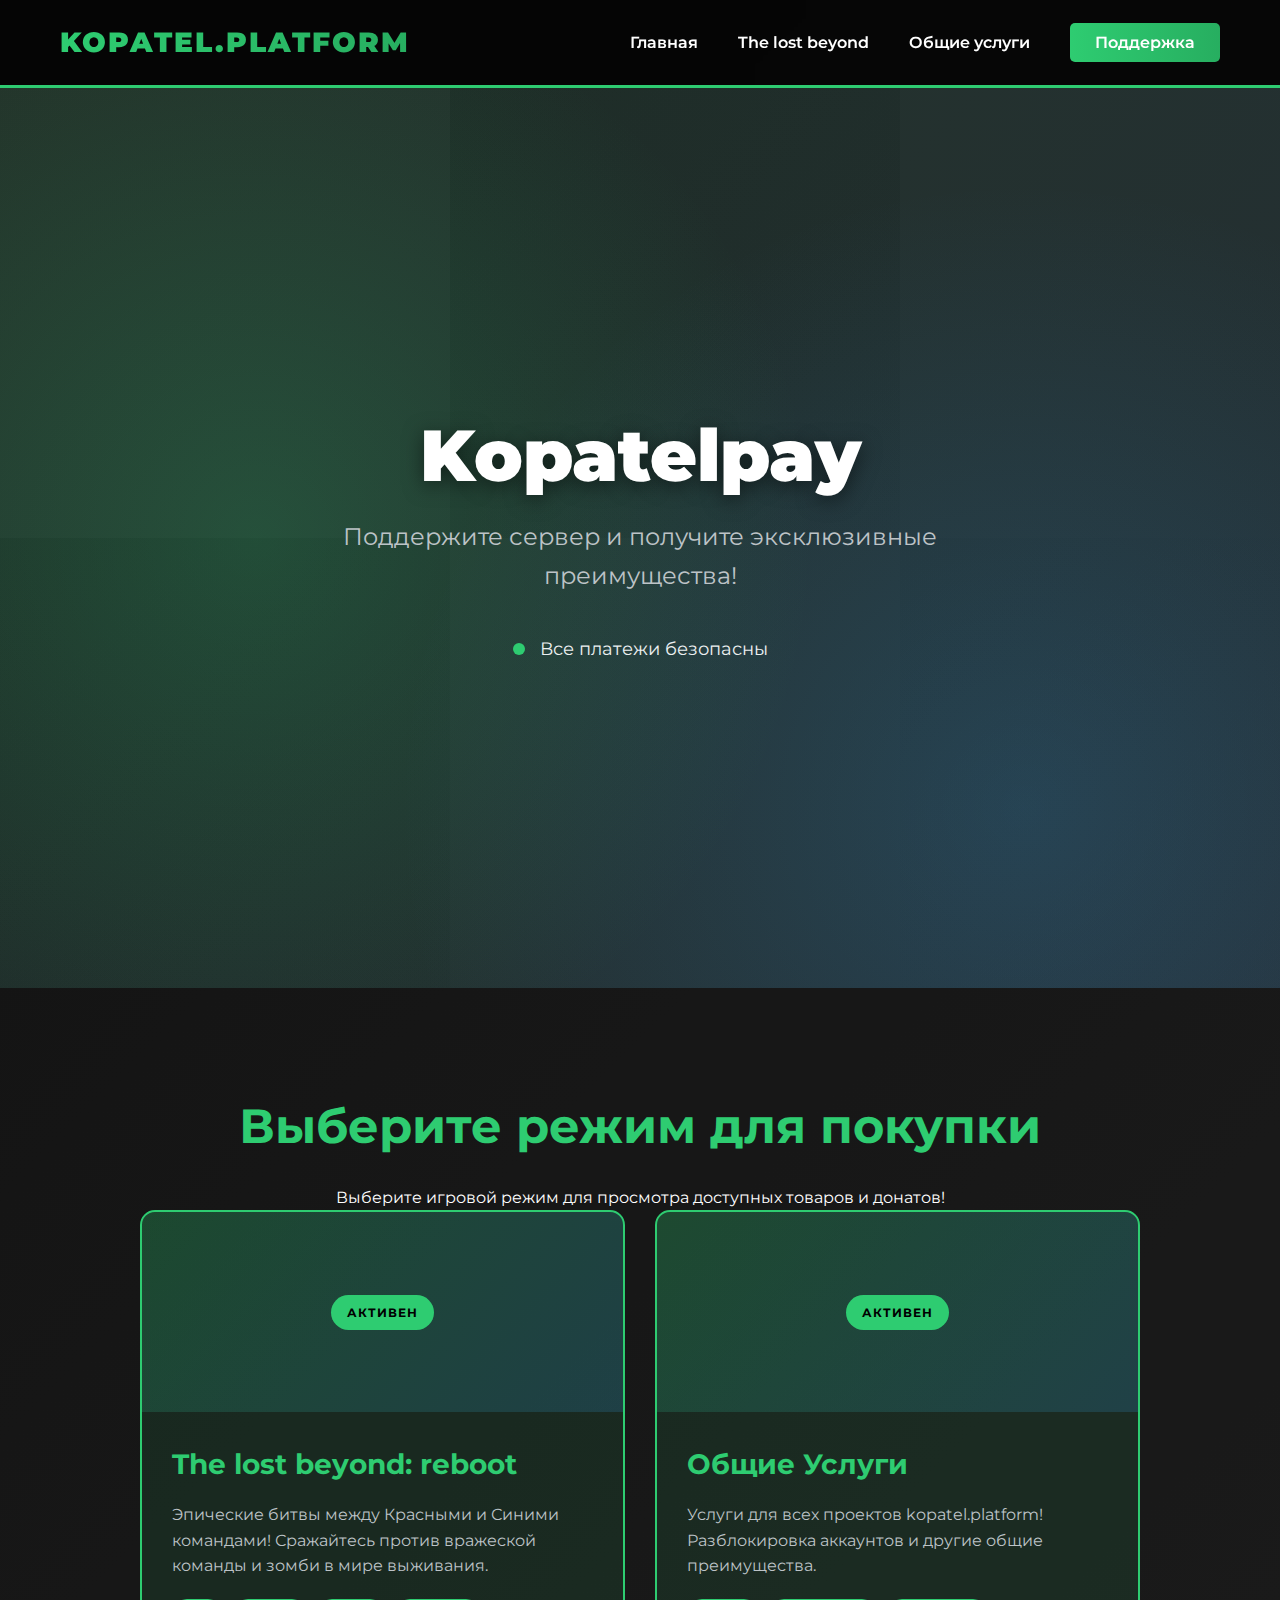
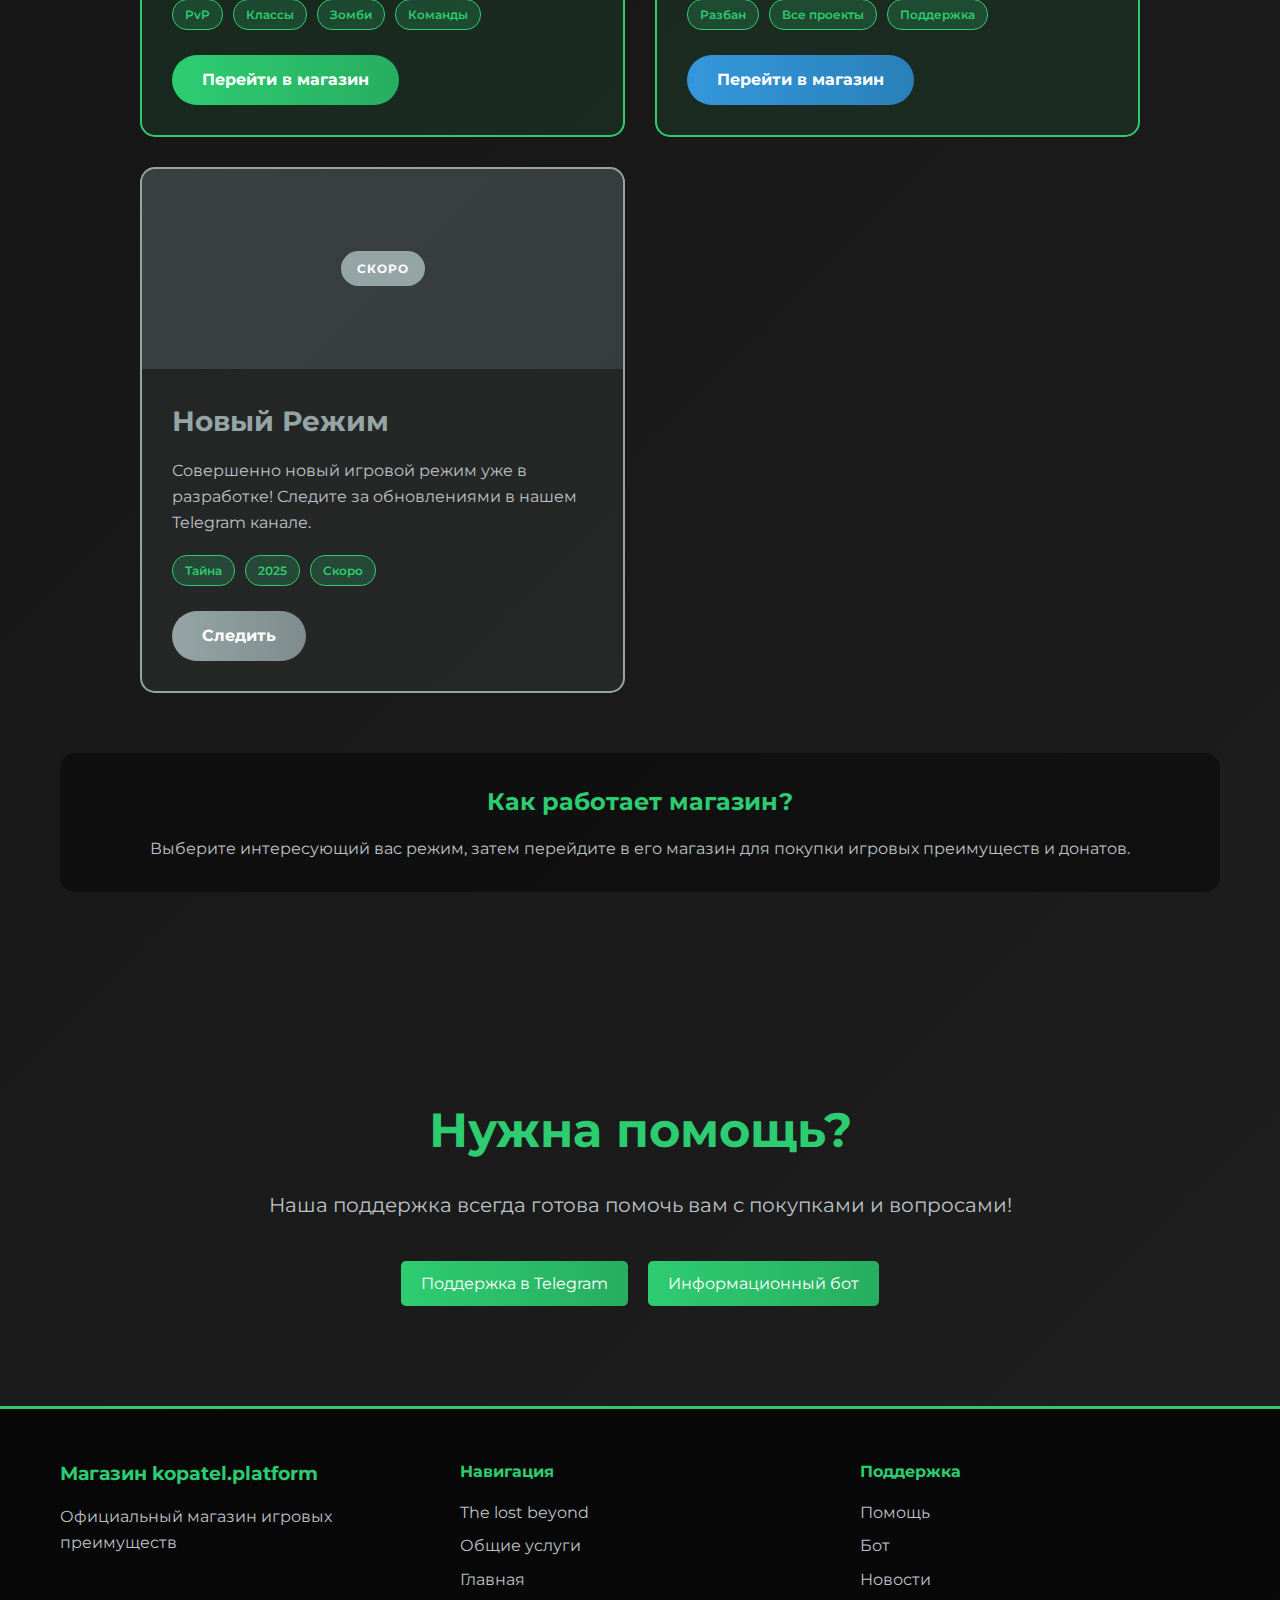
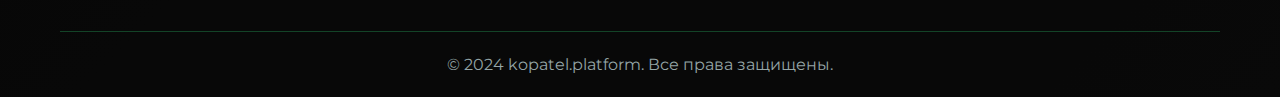
<file: shop.html>
<!DOCTYPE html>
<html lang="ru">
<head>
    <meta charset="UTF-8">
    <meta name="viewport" content="width=device-width, initial-scale=1.0">
    <title>Kopatelpay - kopatel.platform</title>
    <link rel="stylesheet" href="style.css">
    <link href="https://fonts.googleapis.com/css2?family=Montserrat:wght@400;700;900&display=swap" rel="stylesheet">
</head>
<body>

    <header>
        <div class="container">
            <div class="logo"><a href="index.html" style="text-decoration: none; color: inherit;">kopatel.platform</a></div>
            <nav>
                <ul>
                    <li><a href="index.html">Главная</a></li>
                    <li><a href="the-lost-beyond-shop.html">The lost beyond</a></li>
                    <li><a href="general-services.html">Общие услуги</a></li>
                    <li><a href="#support" class="nav-btn">Поддержка</a></li>
                </ul>
            </nav>
        </div>
    </header>

    <section class="hero shop-hero">
        <div class="hero-content">
            <h1>Kopatelpay</h1>
            <p>Поддержите сервер и получите эксклюзивные преимущества!</p>
            
            <div class="status">
                <span class="dot"></span> Все платежи безопасны
            </div>
        </div>
    </section>

    <section class="shop-catalog">
        <div class="container">
            <h2>Выберите режим для покупки</h2>
            <p>Выберите игровой режим для просмотра доступных товаров и донатов!</p>
            
            <div class="shop-modes">
                <div class="mode-card">
                    <div class="mode-image">
                        <div class="mode-badge">АКТИВЕН</div>
                    </div>
                    <div class="mode-info">
                        <h3>The lost beyond: reboot</h3>
                        <p>Эпические битвы между Красными и Синими командами! Сражайтесь против вражеской команды и зомби в мире выживания.</p>
                        <div class="mode-features">
                            <span class="feature">PvP</span>
                            <span class="feature">Классы</span>
                            <span class="feature">Зомби</span>
                            <span class="feature">Команды</span>
                        </div>
                        <a href="the-lost-beyond-shop.html" class="mode-btn" style="display: inline-block; background: linear-gradient(90deg, #2ecc71, #27ae60); color: #fff; padding: 12px 30px; border-radius: 25px; font-weight: 700; text-decoration: none; transition: all 0.3s ease;">Перейти в магазин</a>
                    </div>
                </div>
                
                <div class="mode-card">
                    <div class="mode-image">
                        <div class="mode-badge">АКТИВЕН</div>
                    </div>
                    <div class="mode-info">
                        <h3>Общие Услуги</h3>
                        <p>Услуги для всех проектов kopatel.platform! Разблокировка аккаунтов и другие общие преимущества.</p>
                        <div class="mode-features">
                            <span class="feature">Разбан</span>
                            <span class="feature">Все проекты</span>
                            <span class="feature">Поддержка</span>
                        </div>
                        <a href="general-services.html" class="mode-btn" style="display: inline-block; background: linear-gradient(90deg, #3498db, #2980b9); color: #fff; padding: 12px 30px; border-radius: 25px; font-weight: 700; text-decoration: none; transition: all 0.3s ease;">Перейти в магазин</a>
                    </div>
                </div>
                
                <div class="mode-card coming-soon">
                    <div class="mode-image">
                        <div class="mode-badge">СКОРО</div>
                    </div>
                    <div class="mode-info">
                        <h3>Новый Режим</h3>
                        <p>Совершенно новый игровой режим уже в разработке! Следите за обновлениями в нашем Telegram канале.</p>
                        <div class="mode-features">
                            <span class="feature">Тайна</span>
                            <span class="feature">2025</span>
                            <span class="feature">Скоро</span>
                        </div>
                        <a href="https://t.me/copalpal" target="_blank" class="mode-btn disabled">Следить</a>
                    </div>
                </div>
            </div>
            
            <div class="shop-info">
                <h3>Как работает магазин?</h3>
                <p>Выберите интересующий вас режим, затем перейдите в его магазин для покупки игровых преимуществ и донатов.</p>
            </div>
        </div>
    </section>

    <section class="support" id="support">
        <div class="container">
            <h2>Нужна помощь?</h2>
            <p>Наша поддержка всегда готова помочь вам с покупками и вопросами!</p>
            <div class="support-links">
                <a href="https://t.me/kopatel_support_bot" target="_blank" class="link-btn">Поддержка в Telegram</a>
                <a href="https://t.me/kopatel_platform_bot" target="_blank" class="link-btn">Информационный бот</a>
            </div>
        </div>
    </section>

    <footer>
        <div class="container">
            <div class="footer-content">
                <div class="footer-section">
                    <h3>Магазин kopatel.platform</h3>
                    <p>Официальный магазин игровых преимуществ</p>
                </div>
                <div class="footer-section">
                    <h4>Навигация</h4>
                    <ul>
                        <li><a href="#game-shop">The lost beyond</a></li>
                        <li><a href="#general-shop">Общие услуги</a></li>
                        <li><a href="index.html">Главная</a></li>
                    </ul>
                </div>
                <div class="footer-section">
                    <h4>Поддержка</h4>
                    <ul>
                        <li><a href="https://t.me/kopatel_support_bot" target="_blank">Помощь</a></li>
                        <li><a href="https://t.me/kopatel_platform_bot" target="_blank">Бот</a></li>
                        <li><a href="https://t.me/copalpal" target="_blank">Новости</a></li>
                    </ul>
                </div>
            </div>
            <div class="footer-bottom">
                <p>&copy; 2024 kopatel.platform. Все права защищены.</p>
            </div>
        </div>
    </footer>

    <script src="script.js"></script>
</body>
</html>
</file>
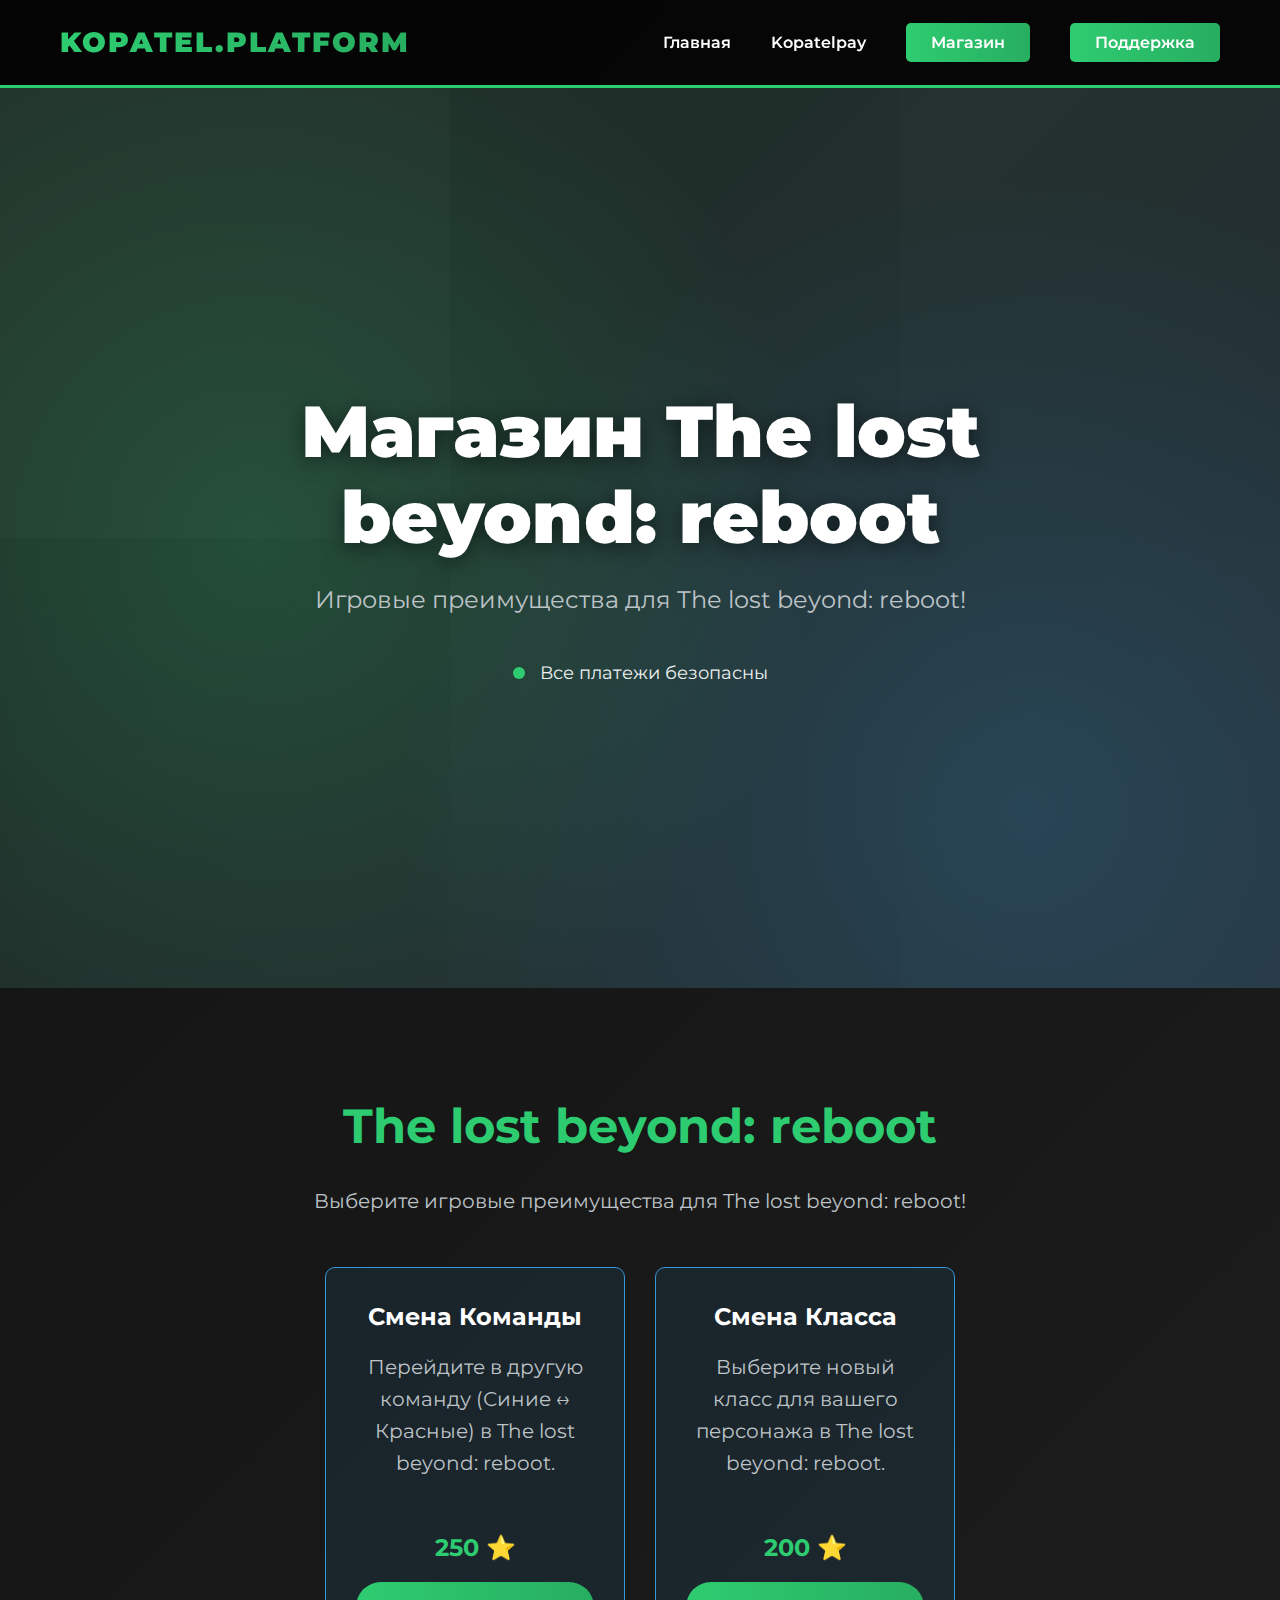
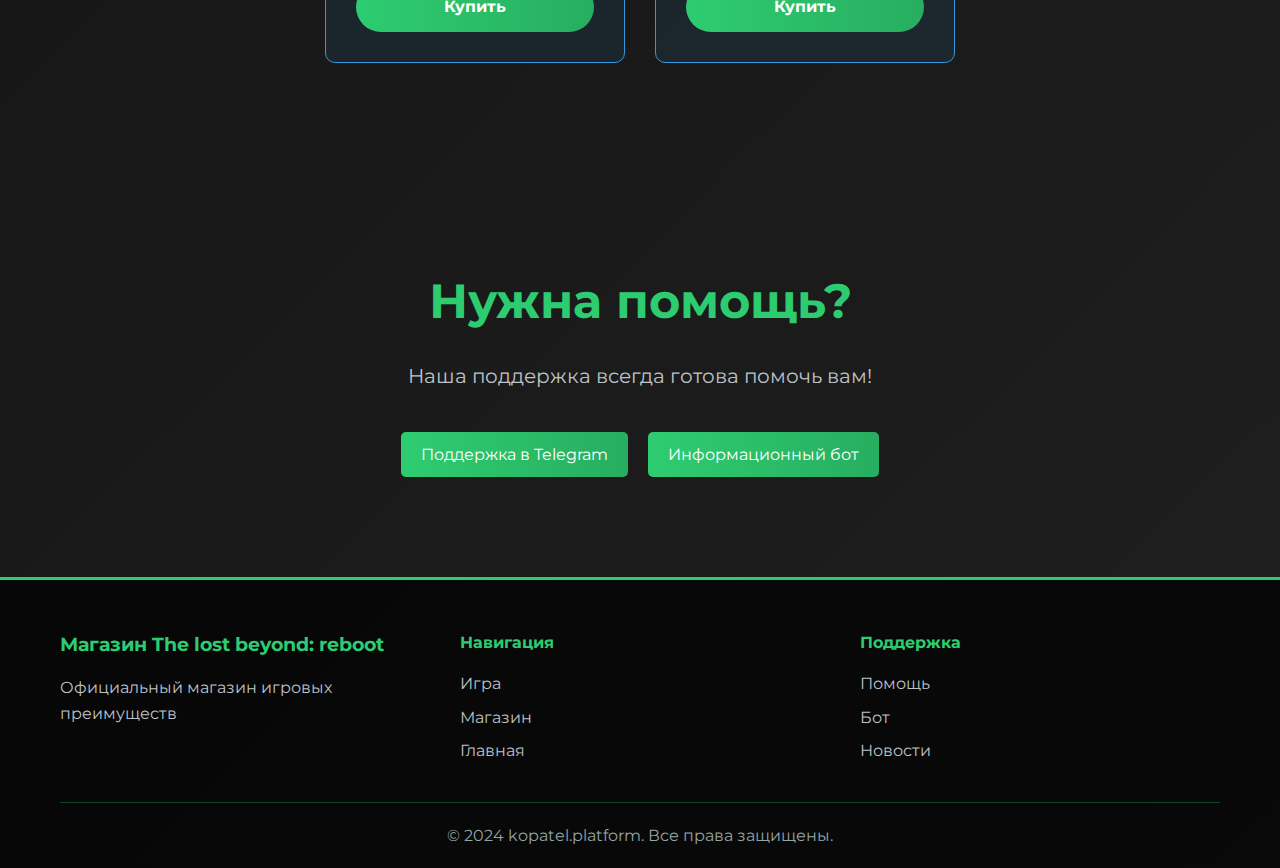
<file: the-lost-beyond-shop.html>
<!DOCTYPE html>
<html lang="ru">
<head>
    <meta charset="UTF-8">
    <meta name="viewport" content="width=device-width, initial-scale=1.0">
    <title>Магазин The lost beyond: reboot - kopatel.platform</title>
    <link rel="stylesheet" href="style.css">
    <link href="https://fonts.googleapis.com/css2?family=Montserrat:wght@400;700;900&display=swap" rel="stylesheet">
</head>
<body>

    <header>
        <div class="container">
            <div class="logo"><a href="index.html" style="text-decoration: none; color: inherit;">kopatel.platform</a></div>
            <nav>
                <ul>
                    <li><a href="index.html">Главная</a></li>
                    <li><a href="shop.html">Kopatelpay</a></li>
                    <li><a href="#game-shop" class="nav-btn">Магазин</a></li>
                    <li><a href="#support" class="nav-btn">Поддержка</a></li>
                </ul>
            </nav>
        </div>
    </header>

    <section class="hero shop-hero">
        <div class="hero-content">
            <h1>Магазин The lost beyond: reboot</h1>
            <p>Игровые преимущества для The lost beyond: reboot!</p>
            
            <div class="status">
                <span class="dot"></span> Все платежи безопасны
            </div>
        </div>
    </section>

    <section class="game-shop" id="game-shop">
        <div class="container">
            <h2>The lost beyond: reboot</h2>
            <p>Выберите игровые преимущества для The lost beyond: reboot!</p>
            <div class="donate-options">
                <div class="option">
                    <h3>Смена Команды</h3>
                    <p>Перейдите в другую команду (Синие ↔ Красные) в The lost beyond: reboot.</p>
                    <div class="price">250 ⭐</div>
                    <a href="https://t.me/b_b_e_e_a_a_u_u_t_t_y_y" target="_blank" class="purchase-btn" style="display: inline-block; background: linear-gradient(90deg, #2ecc71, #27ae60); color: #fff; padding: 12px 30px; border-radius: 25px; font-weight: 700; text-decoration: none; width: 100%; text-align: center;">Купить</a>
                </div>
                <div class="option">
                    <h3>Смена Класса</h3>
                    <p>Выберите новый класс для вашего персонажа в The lost beyond: reboot.</p>
                    <div class="price">200 ⭐</div>
                    <a href="https://t.me/b_b_e_e_a_a_u_u_t_t_y_y" target="_blank" class="purchase-btn" style="display: inline-block; background: linear-gradient(90deg, #2ecc71, #27ae60); color: #fff; padding: 12px 30px; border-radius: 25px; font-weight: 700; text-decoration: none; width: 100%; text-align: center;">Купить</a>
                </div>
            </div>
        </div>
    </section>

    <section class="support" id="support">
        <div class="container">
            <h2>Нужна помощь?</h2>
            <p>Наша поддержка всегда готова помочь вам!</p>
            <div class="support-links">
                <a href="https://t.me/kopatel_support_bot" target="_blank" class="link-btn">Поддержка в Telegram</a>
                <a href="https://t.me/kopatel_platform_bot" target="_blank" class="link-btn">Информационный бот</a>
            </div>
        </div>
    </section>

    <footer>
        <div class="container">
            <div class="footer-content">
                <div class="footer-section">
                    <h3>Магазин The lost beyond: reboot</h3>
                    <p>Официальный магазин игровых преимуществ</p>
                </div>
                <div class="footer-section">
                    <h4>Навигация</h4>
                    <ul>
                        <li><a href="#game-shop">Игра</a></li>
                        <li><a href="shop.html">Магазин</a></li>
                        <li><a href="index.html">Главная</a></li>
                    </ul>
                </div>
                <div class="footer-section">
                    <h4>Поддержка</h4>
                    <ul>
                        <li><a href="https://t.me/kopatel_support_bot" target="_blank">Помощь</a></li>
                        <li><a href="https://t.me/kopatel_platform_bot" target="_blank">Бот</a></li>
                        <li><a href="https://t.me/copalpal" target="_blank">Новости</a></li>
                    </ul>
                </div>
            </div>
            <div class="footer-bottom">
                <p>&copy; 2024 kopatel.platform. Все права защищены.</p>
            </div>
        </div>
    </footer>

    <script src="script.js"></script>
    <script>
        // Перевірка, чи функція доступна
        if (typeof purchaseItem === 'undefined') {
            function purchaseItem(itemName, price) {
                window.open('https://t.me/b_b_e_e_a_a_u_u_t_t_y_y', '_blank');
            }
        }
    </script>
</body>
</html>
</file>
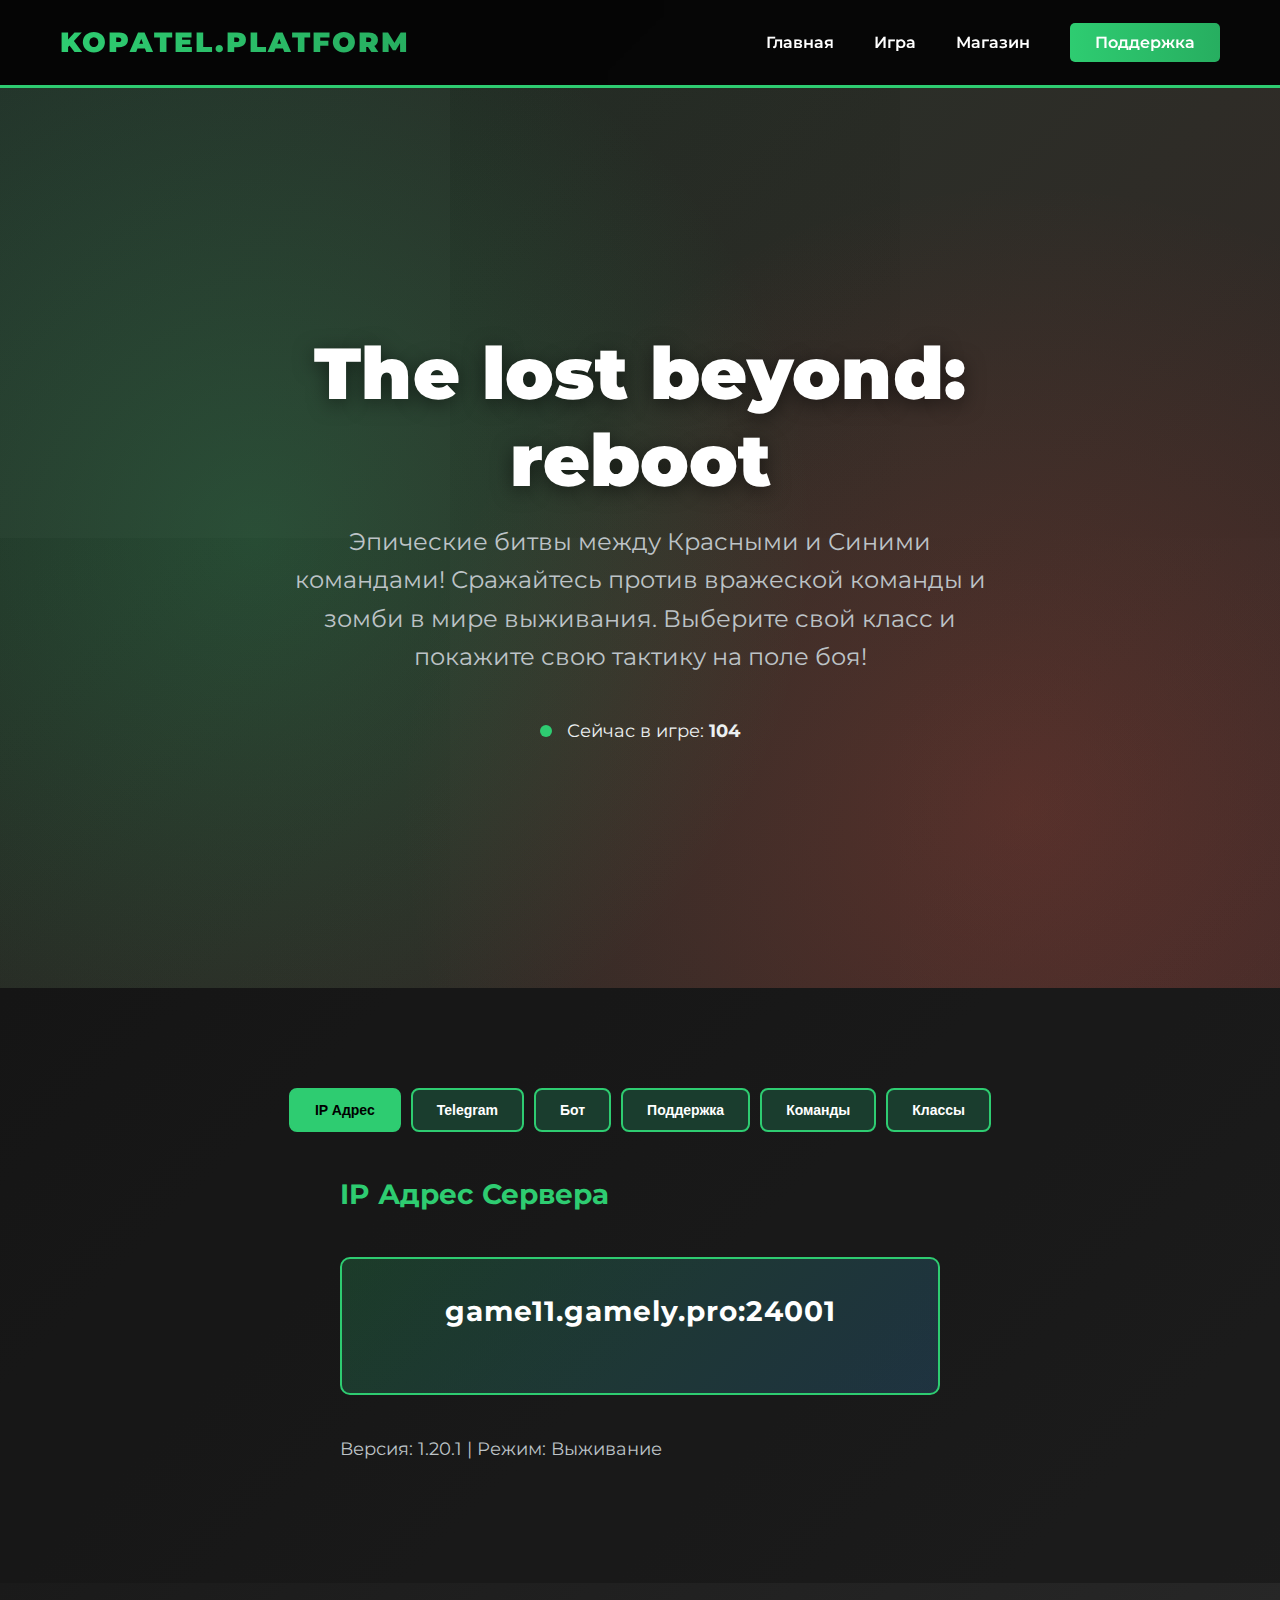
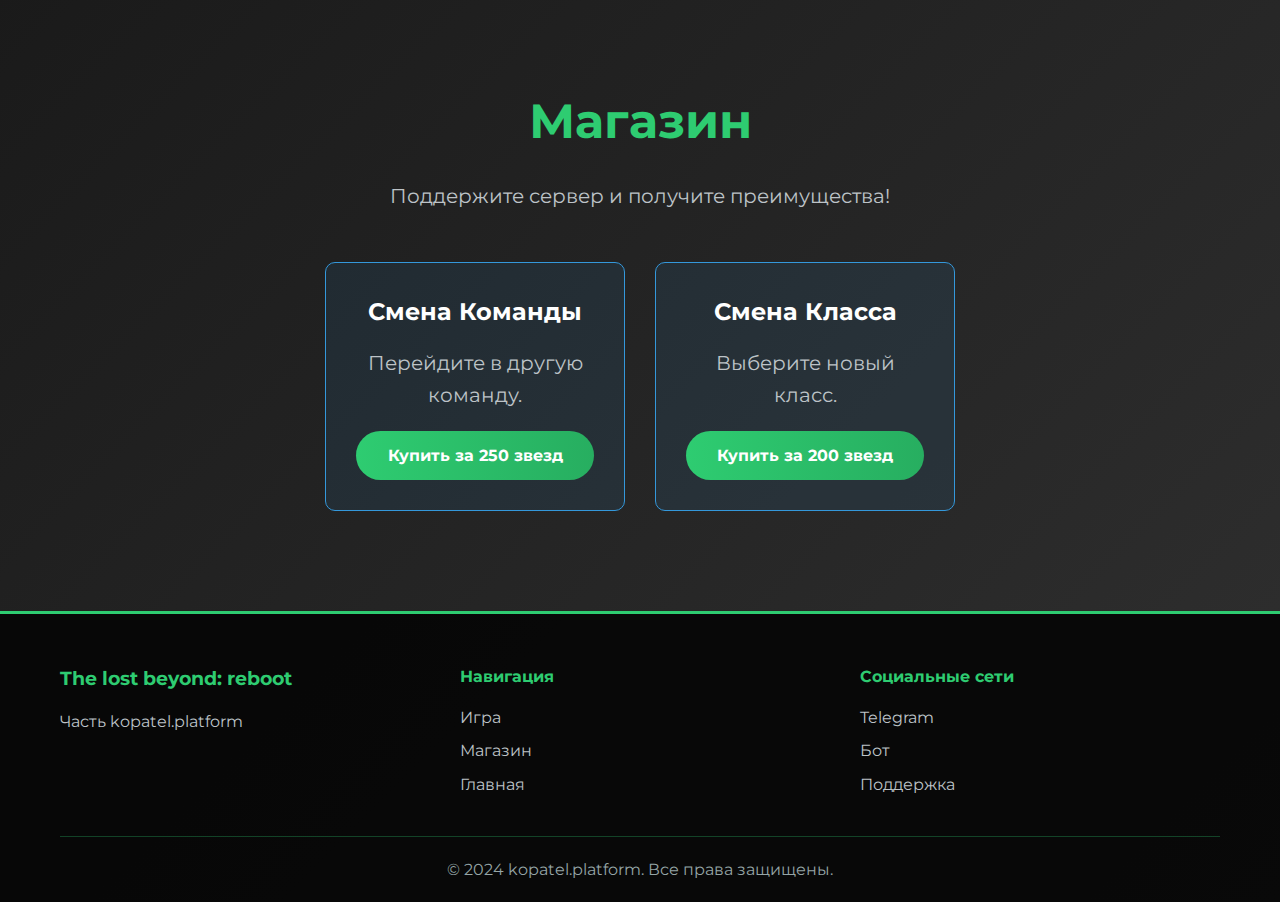
<file: the-lost-beyond.html>
<!DOCTYPE html>
<html lang="ru">
<head>
    <meta charset="UTF-8">
    <meta name="viewport" content="width=device-width, initial-scale=1.0">
    <title>The lost beyond: reboot - kopatel.platform</title>
    <link rel="stylesheet" href="style.css">
    <link href="https://fonts.googleapis.com/css2?family=Montserrat:wght@400;700;900&display=swap" rel="stylesheet">
</head>
<body>

    <header>
        <div class="container">
            <div class="logo"><a href="index.html" style="text-decoration: none; color: inherit;">kopatel.platform</a></div>
            <nav>
                <ul>
                    <li><a href="index.html">Главная</a></li>
                    <li><a href="#game">Игра</a></li>
                    <li><a href="#donate">Магазин</a></li>
                    <li><a href="#support" class="nav-btn">Поддержка</a></li>
                </ul>
            </nav>
        </div>
    </header>

    <section class="hero game-hero" id="game">
        <div class="hero-content">
            <h1>The lost beyond: reboot</h1>
            <p>Эпические битвы между Красными и Синими командами! Сражайтесь против вражеской команды и зомби в мире выживания. Выберите свой класс и покажите свою тактику на поле боя!</p>
            
            <div class="status">
                <span class="dot"></span> Сейчас в игре: <b id="online-count">0</b>
            </div>
        </div>
    </section>

    <section class="info-tabs">
        <div class="container">
            <div class="tabs">
                <button class="tab-button active" onclick="openTab('ip')">IP Адрес</button>
                <button class="tab-button" onclick="openTab('telegram')">Telegram</button>
                <button class="tab-button" onclick="openTab('bot')">Бот</button>
                <button class="tab-button" onclick="openTab('support')">Поддержка</button>
                <button class="tab-button" onclick="openTab('teams')">Команды</button>
                <button class="tab-button" onclick="openTab('classes')">Классы</button>
            </div>
            <div id="ip" class="tab-content active">
                <h3>IP Адрес Сервера</h3>
                <div class="ip-box" onclick="copyIP()">
                    <span id="server-ip">game11.gamely.pro:24001</span>
                    <span class="copy-hint">Нажми, чтобы скопировать</span>
                </div>
                <p>Версия: 1.20.1 | Режим: Выживание</p>
            </div>
            <div id="telegram" class="tab-content">
                <h3>Наш Telegram Канал</h3>
                <p>Присоединяйтесь к нашему Telegram каналу для новостей и обновлений!</p>
                <a href="https://t.me/copalpal" target="_blank" class="link-btn">Перейти в Telegram</a>
            </div>
            <div id="bot" class="tab-content">
                <h3>Telegram Бот</h3>
                <p>Используйте нашего бота для получения информации о сервере и донатов.</p>
                <a href="https://t.me/kopatel_platform_bot" target="_blank" class="link-btn">Написать боту</a>
            </div>
            <div id="support" class="tab-content">
                <h3>Поддержка</h3>
                <p>Свяжитесь с нашей поддержкой в Telegram для помощи и вопросов.</p>
                <a href="https://t.me/kopatel_support_bot" target="_blank" class="link-btn">Написать в поддержку</a>
            </div>
            <div id="teams" class="tab-content">
                <h3>Команды Сервера</h3>
                <p>На сервере есть две команды: Синие и Красные. Выберите свою команду для участия в боях!</p>
                <div class="teams">
                    <div class="team blue">
                        <h4>Синяя Команда</h4>
                        <p>Команда защиты и стратегии.</p>
                    </div>
                    <div class="team red">
                        <h4>Красная Команда</h4>
                        <p>Команда атаки и агрессии.</p>
                    </div>
                </div>
            </div>
            <div id="classes" class="tab-content">
                <h3>Классы Персонажей</h3>
                <p>Выберите свой класс для участия в боях!</p>
                <div class="class-list">
                    <div class="class-item">
                        <h4>Инженер</h4>
                        <p>Строит укрепления и ремонтирует технику.</p>
                    </div>
                    <div class="class-item">
                        <h4>БПЛА</h4>
                        <p>Управляет дронами для разведки.</p>
                    </div>
                    <div class="class-item">
                        <h4>Снайпер</h4>
                        <p>Точный стрелок с дальних дистанций.</p>
                    </div>
                    <div class="class-item">
                        <h4>Боец</h4>
                        <p>Основной солдат для ближнего боя.</p>
                    </div>
                    <div class="class-item">
                        <h4>Медик</h4>
                        <p>Лечит союзников и поддерживает здоровье.</p>
                    </div>
                    <div class="class-item">
                        <h4>Офицер</h4>
                        <p>Лидер подразделения.</p>
                    </div>
                    <div class="class-item">
                        <h4>Командир</h4>
                        <p>Главный лидер, выбирается голосованием.</p>
                    </div>
                </div>
            </div>
        </div>
    </section>

    <section class="donate" id="donate">
        <div class="container">
            <h2>Магазин</h2>
            <p>Поддержите сервер и получите преимущества!</p>
            <div class="donate-options">
                <div class="option">
                    <h3>Смена Команды</h3>
                    <p>Перейдите в другую команду.</p>
                    <a href="https://t.me/b_b_e_e_a_a_u_u_t_t_y_y" target="_blank" class="purchase-btn">Купить за 250 звезд</a>
                </div>
                <div class="option">
                    <h3>Смена Класса</h3>
                    <p>Выберите новый класс.</p>
                    <a href="https://t.me/b_b_e_e_a_a_u_u_t_t_y_y" target="_blank" class="purchase-btn">Купить за 200 звезд</a>
                </div>
            </div>
        </div>
    </section>

    <footer>
        <div class="container">
            <div class="footer-content">
                <div class="footer-section">
                    <h3>The lost beyond: reboot</h3>
                    <p>Часть kopatel.platform</p>
                </div>
                <div class="footer-section">
                    <h4>Навигация</h4>
                    <ul>
                        <li><a href="#game">Игра</a></li>
                        <li><a href="#donate">Магазин</a></li>
                        <li><a href="index.html">Главная</a></li>
                    </ul>
                </div>
                <div class="footer-section">
                    <h4>Социальные сети</h4>
                    <ul>
                        <li><a href="https://t.me/copalpal" target="_blank">Telegram</a></li>
                        <li><a href="https://t.me/kopatel_platform_bot" target="_blank">Бот</a></li>
                        <li><a href="https://t.me/kopatel_support_bot" target="_blank">Поддержка</a></li>
                    </ul>
                </div>
            </div>
            <div class="footer-bottom">
                <p>&copy; 2024 kopatel.platform. Все права защищены.</p>
            </div>
        </div>
    </footer>

    <script src="script.js"></script>
</body>
</html>
</file>
<file: style.css>
* {

    margin: 0;

    padding: 0;

    box-sizing: border-box;

}



body {

    font-family: 'Montserrat', sans-serif;

    background: linear-gradient(135deg, #1a1a1a 0%, #2d2d2d 100%);

    color: #fff;

    line-height: 1.6;

    overflow-x: hidden;

}



.container {

    max-width: 1200px;

    margin: 0 auto;

    padding: 0 20px;

}



/* HEADER */

header {

    background: rgba(0, 0, 0, 0.8);

    backdrop-filter: blur(10px);

    padding: 20px 0;

    position: sticky;

    top: 0;

    z-index: 100;

    border-bottom: 3px solid #2ecc71;

}



header .container {

    display: flex;

    justify-content: space-between;

    align-items: center;

}



.logo {

    font-size: 28px;

    font-weight: 900;

    letter-spacing: 2px;

    text-transform: uppercase;

    background: linear-gradient(90deg, #2ecc71, #27ae60);

    -webkit-background-clip: text;

    -webkit-text-fill-color: transparent;

    background-clip: text;

    transition: transform 0.3s ease;

}



.logo span {

    color: #fff;

}



.logo:hover {

    transform: scale(1.05);

}



nav ul {

    display: flex;

    list-style: none;

    gap: 40px;

}



nav a {

    color: #fff;

    text-decoration: none;

    font-weight: 600;

    position: relative;

    transition: color 0.3s ease;

}



nav a::after {

    content: '';

    position: absolute;

    bottom: -5px;

    left: 0;

    width: 0;

    height: 2px;

    background: #2ecc71;

    transition: width 0.3s ease;

}



nav a:hover {

    color: #2ecc71;

}



nav a:hover::after {

    width: 100%;

}



.nav-btn {

    background: linear-gradient(90deg, #2ecc71, #27ae60);

    padding: 10px 25px;

    border-radius: 5px;

    transition: all 0.3s ease;

}



.nav-btn:hover::after {

    width: 0;

}



.nav-btn:hover {

    transform: translateY(-2px);

    box-shadow: 0 5px 20px rgba(46, 204, 113, 0.4);

}



/* HERO SECTION */

.hero {

    min-height: 100vh;

    display: flex;

    align-items: center;

    justify-content: center;

    background: linear-gradient(135deg, rgba(46, 204, 113, 0.1), rgba(52, 152, 219, 0.1)), url('data:image/svg+xml,<svg xmlns="http://www.w3.org/2000/svg" viewBox="0 0 100 100"><rect fill="%23222" width="50" height="50"/><rect fill="%23222" x="50" y="50" width="50" height="50"/></svg>');

    background-size: contain;

    position: relative;

    overflow: hidden;

}



.hero::before {

    content: '';

    position: absolute;

    top: 0;

    left: 0;

    right: 0;

    bottom: 0;

    background: radial-gradient(circle at 20% 50%, rgba(46, 204, 113, 0.2), transparent 50%),

                radial-gradient(circle at 80% 80%, rgba(52, 152, 219, 0.2), transparent 50%);

    z-index: 0;

}



.hero-content {

    position: relative;

    z-index: 2;

    text-align: center;

    width: 100%;

    max-width: 800px;

    padding: 40px;

}



.hero h1 {

    font-size: 72px;

    font-weight: 900;

    margin-bottom: 20px;

    line-height: 1.2;

    text-shadow: 0 4px 20px rgba(0, 0, 0, 0.5);

    animation: slideInDown 0.8s ease;

}



.hero p {

    font-size: 24px;

    margin-bottom: 40px;

    color: #bdc3c7;

    animation: slideInUp 0.8s ease 0.2s both;

}



@keyframes slideInDown {

    from {

        opacity: 0;

        transform: translateY(-30px);

    }

    to {

        opacity: 1;

        transform: translateY(0);

    }

}



@keyframes slideInUp {

    from {

        opacity: 0;

        transform: translateY(30px);

    }

    to {

        opacity: 1;

        transform: translateY(0);

    }

}



/* IP BOX */

.ip-box {

    background: linear-gradient(135deg, rgba(46, 204, 113, 0.2), rgba(52, 152, 219, 0.2));

    border: 2px solid #2ecc71;

    border-radius: 10px;

    padding: 30px 40px;

    margin: 40px 0;

    cursor: pointer;

    transition: all 0.3s ease;

    animation: slideInUp 0.8s ease 0.4s both;

    font-size: 28px;

    font-weight: 700;

    letter-spacing: 1px;

    display: flex;

    flex-direction: column;

    align-items: center;

    gap: 10px;

    position: relative;

    overflow: hidden;

}



.ip-box::before {

    content: '';

    position: absolute;

    top: 0;

    left: -100%;

    width: 100%;

    height: 100%;

    background: linear-gradient(90deg, transparent, rgba(46, 204, 113, 0.3), transparent);

    transition: left 0.5s ease;

}



.ip-box:hover::before {

    left: 100%;

}



.ip-box:hover {

    border-color: #27ae60;

    box-shadow: 0 0 30px rgba(46, 204, 113, 0.5);

    transform: scale(1.05);

    background: linear-gradient(135deg, rgba(46, 204, 113, 0.3), rgba(52, 152, 219, 0.3));

}



.copy-hint {

    font-size: 12px;

    color: #95a5a6;

    opacity: 0;

    transition: opacity 0.3s ease;

}



.ip-box:hover .copy-hint {

    opacity: 1;

}



#server-ip {

    position: relative;

}



/* STATUS */

.status {

    font-size: 18px;

    color: #ecf0f1;

    animation: slideInUp 0.8s ease 0.6s both;

}



.dot {

    display: inline-block;

    width: 12px;

    height: 12px;

    background: #2ecc71;

    border-radius: 50%;

    margin-right: 10px;

    animation: pulse 2s infinite;

}



@keyframes pulse {

    0%, 100% {

        opacity: 1;

        box-shadow: 0 0 0 0 rgba(46, 204, 113, 0.7);

    }

    50% {

        opacity: 0.8;

    }

}



/* ABOUT SECTION */

.about {

    padding: 100px 0;

    background: rgba(0, 0, 0, 0.5);

    text-align: center;

}



.about h2 {

    font-size: 48px;

    margin-bottom: 20px;

    color: #2ecc71;

}



.about p {

    font-size: 20px;

    margin-bottom: 50px;

    color: #bdc3c7;

}



.features {

    display: flex;

    justify-content: space-around;

    gap: 30px;

    flex-wrap: wrap;

}



.feature {

    background: rgba(46, 204, 113, 0.1);

    border: 1px solid #2ecc71;

    border-radius: 10px;

    padding: 30px;

    max-width: 300px;

    transition: transform 0.3s ease;

}



.feature:hover {

    transform: translateY(-10px);

    box-shadow: 0 10px 30px rgba(46, 204, 113, 0.3);

}



.feature h3 {

    font-size: 24px;

    margin-bottom: 15px;

    color: #fff;

}



.feature p {

    color: #bdc3c7;

}



/* DONATE SECTION */

.donate {

    padding: 100px 0;

    background: linear-gradient(135deg, #1a1a1a 0%, #2d2d2d 100%);

    text-align: center;

}



.donate h2 {

    font-size: 48px;

    margin-bottom: 20px;

    color: #2ecc71;

}



.donate p {

    font-size: 20px;

    margin-bottom: 50px;

    color: #bdc3c7;

}



.donate-options {

    display: flex;

    justify-content: center;

    gap: 30px;

    flex-wrap: wrap;

}



.option {

    background: rgba(52, 152, 219, 0.1);

    border: 1px solid #3498db;

    border-radius: 10px;

    padding: 30px;

    max-width: 300px;

    transition: transform 0.3s ease;

}



.option:hover {

    transform: translateY(-10px);

    box-shadow: 0 10px 30px rgba(52, 152, 219, 0.3);

}



.option h3 {

    font-size: 24px;

    margin-bottom: 15px;

    color: #fff;

}



.option p {

    color: #bdc3c7;

    margin-bottom: 20px;

}



.option button {

    background: linear-gradient(90deg, #3498db, #2980b9);

    color: #fff;

    border: none;

    padding: 10px 20px;

    border-radius: 5px;

    cursor: pointer;

    transition: all 0.3s ease;

}



.option button:hover {

    transform: scale(1.05);

    box-shadow: 0 5px 15px rgba(52, 152, 219, 0.4);

}



/* PROJECT DESCRIPTION */

.project-description {

    padding: 60px 0;

    background: rgba(0, 0, 0, 0.4);

    text-align: center;

}



.project-description h2 {

    font-size: 42px;

    margin-bottom: 20px;

    color: #2ecc71;

    font-weight: 700;

}



.project-description p {

    font-size: 20px;

    line-height: 1.6;

    color: #bdc3c7;

    max-width: 800px;

    margin: 0 auto;

}



/* INFO TABS */

.info-tabs {

    padding: 100px 0;

    background: rgba(0, 0, 0, 0.3);

    text-align: center;

}



.tabs {

    display: flex;

    justify-content: center;

    margin-bottom: 40px;

    flex-wrap: wrap;

    gap: 10px;

}



.tab-button {

    background: #1a3d2e;

    border: 2px solid #2ecc71;

    color: #fff;

    padding: 12px 24px;

    border-radius: 8px;

    cursor: pointer;

    transition: all 0.3s ease;

    font-weight: 600;

    font-size: 14px;

}



.tab-button.active {

    background: #2ecc71;

    color: #000;

    border-color: #2ecc71;

}



.tab-button:hover {

    background: #27ae60;

    color: #fff;

    border-color: #27ae60;

}



.tab-content {

    display: none;

    text-align: left;

    max-width: 600px;

    margin: 0 auto;

}



.tab-content.active {

    display: block;

}



.tab-content h3 {

    font-size: 28px;

    margin-bottom: 20px;

    color: #2ecc71;

}



.tab-content p {

    font-size: 18px;

    color: #bdc3c7;

    margin-bottom: 20px;

}



.tab-content ul {

    list-style: none;

    padding: 0;

}



.tab-content li {

    font-size: 16px;

    color: #ecf0f1;

    margin-bottom: 10px;

    padding-left: 20px;

    position: relative;

}



.tab-content li::before {

    content: '✓';

    position: absolute;

    left: 0;

    color: #2ecc71;

}



.link-btn {

    display: inline-block;

    background: linear-gradient(90deg, #2ecc71, #27ae60);

    color: #fff;

    padding: 10px 20px;

    text-decoration: none;

    border-radius: 5px;

    transition: all 0.3s ease;

}



.link-btn:hover {

    transform: scale(1.05);

    box-shadow: 0 5px 15px rgba(46, 204, 113, 0.4);

}



/* TEAMS AND CLASSES */

.teams-classes {

    padding: 100px 0;

    background: rgba(0, 0, 0, 0.5);

    text-align: center;

}



.teams-classes h2 {

    font-size: 48px;

    margin-bottom: 20px;

    color: #2ecc71;

}



.teams-classes p {

    font-size: 20px;

    margin-bottom: 50px;

    color: #bdc3c7;

}



.teams {

    display: flex;

    justify-content: center;

    gap: 50px;

    margin-bottom: 50px;

    flex-wrap: wrap;

}



.team {

    background: rgba(46, 204, 113, 0.1);

    border: 2px solid #2ecc71;

    border-radius: 10px;

    padding: 30px;

    max-width: 300px;

    transition: transform 0.3s ease;

}



.team:hover {

    transform: translateY(-10px);

    box-shadow: 0 10px 30px rgba(46, 204, 113, 0.3);

}



.team.blue {

    border-color: #3498db;

    background: rgba(52, 152, 219, 0.1);

}



.team.blue:hover {

    box-shadow: 0 10px 30px rgba(52, 152, 219, 0.3);

}



.team.red {

    border-color: #e74c3c;

    background: rgba(231, 76, 60, 0.1);

}



.team.red:hover {

    box-shadow: 0 10px 30px rgba(231, 76, 60, 0.3);

}



.team h3 {

    font-size: 24px;

    margin-bottom: 15px;

    color: #fff;

}



.team p {

    color: #bdc3c7;

}



.classes h3 {

    font-size: 36px;

    margin-bottom: 30px;

    color: #2ecc71;

}



.class-list {

    display: grid;

    grid-template-columns: repeat(auto-fit, minmax(250px, 1fr));

    gap: 20px;

}



.class-item {

    background: rgba(46, 204, 113, 0.05);

    border: 1px solid #2ecc71;

    border-radius: 10px;

    padding: 20px;

    transition: transform 0.3s ease;

}



.class-item:hover {

    transform: translateY(-5px);

    box-shadow: 0 5px 15px rgba(46, 204, 113, 0.2);

}



.class-item h4 {

    font-size: 20px;

    margin-bottom: 10px;

    color: #fff;

}



.class-item p {

    color: #bdc3c7;

    font-size: 16px;

}



/* TEAMS AND CLASSES */

.teams-classes {

    display: flex;

    justify-content: center;

    gap: 20px;

    flex-wrap: wrap;

}



.selector-btn {

    background: linear-gradient(135deg, #2ecc71, #27ae60);

    color: #fff;

    border: none;

    padding: 15px 30px;

    font-size: 18px;

    font-weight: 700;

    text-transform: uppercase;

    letter-spacing: 1px;

    border-radius: 50px;

    cursor: pointer;

    transition: all 0.3s ease;

    box-shadow: 0 4px 15px rgba(46, 204, 113, 0.3);

    position: relative;

    overflow: hidden;

}



.selector-btn::before {

    content: '';

    position: absolute;

    top: 0;

    left: -100%;

    width: 100%;

    height: 100%;

    background: linear-gradient(90deg, transparent, rgba(255, 255, 255, 0.2), transparent);

    transition: left 0.5s;

}



.selector-btn:hover::before {

    left: 100%;

}



.selector-btn:hover {

    transform: translateY(-3px);

    box-shadow: 0 8px 25px rgba(46, 204, 113, 0.5);

}



.selector-btn.active {

    background: linear-gradient(135deg, #27ae60, #2ecc71);

    box-shadow: 0 4px 20px rgba(39, 174, 96, 0.6);

}



.selector-btn.active::after {

    content: '';

    position: absolute;

    bottom: -5px;

    left: 50%;

    transform: translateX(-50%);

    width: 0;

    height: 0;

    border-left: 5px solid transparent;

    border-right: 5px solid transparent;

    border-bottom: 5px solid #27ae60;

}



/* COMING CONTENT */

.coming-content {

    padding: 100px 0;

    text-align: center;

    background: linear-gradient(135deg, #1a1a1a 0%, #2d2d2d 100%);

}



.coming-content h2 {

    font-size: 48px;

    margin-bottom: 20px;

    background: linear-gradient(90deg, #2ecc71, #27ae60);

    -webkit-background-clip: text;

    -webkit-text-fill-color: transparent;

    background-clip: text;

}



.coming-content p {

    font-size: 20px;

    margin-bottom: 40px;

    color: #ccc;

}



.coming-content .link-btn {

    background: linear-gradient(135deg, #2ecc71, #27ae60);

    color: #fff;

    padding: 15px 30px;

    text-decoration: none;

    border-radius: 50px;

    font-weight: 700;

    transition: all 0.3s ease;

    display: inline-block;

}



.coming-content .link-btn:hover {

    transform: translateY(-3px);

    box-shadow: 0 8px 25px rgba(46, 204, 113, 0.5);

}



/* PROJECT STATUS */

.project-status {

    background: rgba(0, 0, 0, 0.5);

    padding: 20px 0;

    text-align: center;

}



.project-status .status {

    display: inline-flex;

    align-items: center;

    gap: 10px;

    font-size: 18px;

    color: #fff;

}



.project-status .dot {

    width: 12px;

    height: 12px;

    background: #2ecc71;

    border-radius: 50%;

    animation: pulse 2s infinite;

}



@keyframes pulse {

    0% { opacity: 1; }

    50% { opacity: 0.5; }

    100% { opacity: 1; }

}



.project-actions {

    display: flex;

    gap: 15px;

    margin-top: 20px;

    flex-wrap: wrap;

}



.project-btn.secondary {

    background: linear-gradient(90deg, #95a5a6, #7f8c8d);

    border: 2px solid #95a5a6;

}



.project-btn.secondary:hover {

    background: linear-gradient(90deg, #7f8c8d, #95a5a6);

    box-shadow: 0 5px 20px rgba(149, 165, 166, 0.4);

}



/* PROJECTS SHOWCASE */

.projects-showcase {

    padding: 100px 0;

    background: rgba(0, 0, 0, 0.3);

    text-align: center;

}



.projects-showcase h2 {

    font-size: 48px;

    margin-bottom: 50px;

    color: #2ecc71;

}



.projects-grid {

    display: grid;

    grid-template-columns: repeat(auto-fit, minmax(400px, 1fr));

    gap: 30px;

    max-width: 1000px;

    margin: 0 auto;

}



.project-card {

    background: rgba(46, 204, 113, 0.1);

    border: 2px solid #2ecc71;

    border-radius: 15px;

    overflow: hidden;

    transition: transform 0.3s ease, box-shadow 0.3s ease;

}



.project-card:hover {

    transform: translateY(-10px);

    box-shadow: 0 20px 40px rgba(46, 204, 113, 0.3);

}



.project-card.coming-soon {

    border-color: #95a5a6;

    background: rgba(149, 165, 166, 0.1);

}



.project-image {

    height: 200px;

    background: linear-gradient(135deg, rgba(46, 204, 113, 0.2), rgba(52, 152, 219, 0.2));

    position: relative;

    display: flex;

    align-items: center;

    justify-content: center;

}



.project-card.coming-soon .project-image {

    background: linear-gradient(135deg, rgba(149, 165, 166, 0.2), rgba(127, 140, 141, 0.2));

}



.project-badge {

    background: #2ecc71;

    color: #000;

    padding: 8px 16px;

    border-radius: 20px;

    font-weight: 700;

    font-size: 12px;

    text-transform: uppercase;

    letter-spacing: 1px;

}



.project-card.coming-soon .project-badge {

    background: #95a5a6;

    color: #fff;

}



.project-info {

    padding: 30px;

    text-align: left;

}



.project-info h3 {

    font-size: 28px;

    margin-bottom: 15px;

    color: #2ecc71;

}



.project-card.coming-soon .project-info h3 {

    color: #95a5a6;

}



.project-info p {

    color: #bdc3c7;

    margin-bottom: 20px;

    line-height: 1.6;

}



.project-features {

    display: flex;

    gap: 10px;

    margin-bottom: 25px;

    flex-wrap: wrap;

}



.feature {

    background: rgba(46, 204, 113, 0.2);

    color: #2ecc71;

    padding: 5px 12px;

    border-radius: 15px;

    font-size: 12px;

    font-weight: 600;

}



.project-card.coming-soon .feature {

    background: rgba(149, 165, 166, 0.2);

    color: #95a5a6;

}



.project-btn {

    display: inline-block;

    background: linear-gradient(90deg, #2ecc71, #27ae60);

    color: #fff;

    padding: 12px 30px;

    text-decoration: none;

    border-radius: 25px;

    font-weight: 700;

    transition: all 0.3s ease;

}



.project-btn:hover {

    transform: scale(1.05);

    box-shadow: 0 5px 20px rgba(46, 204, 113, 0.4);

}



.project-btn.disabled {

    background: linear-gradient(90deg, #95a5a6, #7f8c8d);

    cursor: not-allowed;

}



.project-btn.disabled:hover {

    transform: none;

    box-shadow: none;

}



/* COMMUNITY */

.community {

    padding: 100px 0;

    background: rgba(0, 0, 0, 0.5);

    text-align: center;

}



.community h2 {

    font-size: 48px;

    margin-bottom: 20px;

    color: #2ecc71;

}



.community p {

    font-size: 20px;

    margin-bottom: 40px;

    color: #bdc3c7;

}



.community-links {

    display: flex;

    justify-content: center;

    gap: 20px;

    flex-wrap: wrap;

}



/* FOOTER */

footer {

    background: rgba(0, 0, 0, 0.8);

    padding: 50px 0 20px;

    border-top: 3px solid #2ecc71;

}



.footer-content {

    display: grid;

    grid-template-columns: repeat(auto-fit, minmax(250px, 1fr));

    gap: 40px;

    margin-bottom: 30px;

}



.footer-section h3,

.footer-section h4 {

    color: #2ecc71;

    margin-bottom: 15px;

}



.footer-section ul {

    list-style: none;

}



.footer-section ul li {

    margin-bottom: 8px;

}



.footer-section ul li a {

    color: #bdc3c7;

    text-decoration: none;

    transition: color 0.3s ease;

}



.footer-section ul li a:hover {

    color: #2ecc71;

}



.footer-section p {

    color: #bdc3c7;

}



.footer-bottom {

    text-align: center;

    padding-top: 20px;

    border-top: 1px solid rgba(46, 204, 113, 0.3);

    color: #95a5a6;

}



/* GAME HERO */

.game-hero {

    background: linear-gradient(135deg, rgba(46, 204, 113, 0.1), rgba(231, 76, 60, 0.1)), url('data:image/svg+xml,<svg xmlns="http://www.w3.org/2000/svg" viewBox="0 0 100 100"><rect fill="%23222" width="50" height="50"/><rect fill="%23222" x="50" y="50" width="50" height="50"/></svg>');

    background-size: contain;

}



.game-hero::before {

    content: '';

    position: absolute;

    top: 0;

    left: 0;

    right: 0;

    bottom: 0;

    background: radial-gradient(circle at 20% 50%, rgba(46, 204, 113, 0.2), transparent 50%),

                radial-gradient(circle at 80% 80%, rgba(231, 76, 60, 0.2), transparent 50%);

    z-index: 0;

}



/* SHOP HERO */

.shop-hero {

    background: linear-gradient(135deg, rgba(46, 204, 113, 0.1), rgba(52, 152, 219, 0.1)), url('data:image/svg+xml,<svg xmlns="http://www.w3.org/2000/svg" viewBox="0 0 100 100"><rect fill="%23222" width="50" height="50"/><rect fill="%23222" x="50" y="50" width="50" height="50"/></svg>');

    background-size: contain;

}



.shop-hero::before {

    content: '';

    position: absolute;

    top: 0;

    left: 0;

    right: 0;

    bottom: 0;

    background: radial-gradient(circle at 20% 50%, rgba(46, 204, 113, 0.2), transparent 50%),

                radial-gradient(circle at 80% 80%, rgba(52, 152, 219, 0.2), transparent 50%);

    z-index: 0;

}



/* SHOP CATALOG */

.shop-catalog {

    padding: 100px 0;

    background: rgba(0, 0, 0, 0.3);

    text-align: center;

}



.shop-catalog h2 {

    font-size: 48px;

    margin-bottom: 20px;

    color: #2ecc71;

}



.shop-catalog > p {

    font-size: 20px;

    margin-bottom: 50px;

    color: #bdc3c7;

}



.shop-modes {

    display: grid;

    grid-template-columns: repeat(auto-fit, minmax(400px, 1fr));

    gap: 30px;

    max-width: 1000px;

    margin: 0 auto 60px;

}



.mode-card {

    background: rgba(46, 204, 113, 0.1);

    border: 2px solid #2ecc71;

    border-radius: 15px;

    overflow: hidden;

    transition: transform 0.3s ease, box-shadow 0.3s ease;

}



.mode-card:hover {

    transform: translateY(-10px);

    box-shadow: 0 20px 40px rgba(46, 204, 113, 0.3);

}



.mode-card.coming-soon {

    border-color: #95a5a6;

    background: rgba(149, 165, 166, 0.1);

}



.mode-image {

    height: 200px;

    background: linear-gradient(135deg, rgba(46, 204, 113, 0.2), rgba(52, 152, 219, 0.2));

    position: relative;

    display: flex;

    align-items: center;

    justify-content: center;

}



.mode-card.coming-soon .mode-image {

    background: linear-gradient(135deg, rgba(149, 165, 166, 0.2), rgba(127, 140, 141, 0.2));

}



.mode-badge {

    background: #2ecc71;

    color: #000;

    padding: 8px 16px;

    border-radius: 20px;

    font-weight: 700;

    font-size: 12px;

    text-transform: uppercase;

    letter-spacing: 1px;

}



.mode-card.coming-soon .mode-badge {

    background: #95a5a6;

    color: #fff;

}



.mode-info {

    padding: 30px;

    text-align: left;

}



.mode-info h3 {

    font-size: 28px;

    margin-bottom: 15px;

    color: #2ecc71;

}



.mode-card.coming-soon .mode-info h3 {

    color: #95a5a6;

}



.mode-info p {

    color: #bdc3c7;

    margin-bottom: 20px;

    line-height: 1.6;

}



.mode-features {

    display: flex;

    gap: 10px;

    margin-bottom: 25px;

    flex-wrap: wrap;

}



.mode-btn {

    display: inline-block;

    background: linear-gradient(90deg, #2ecc71, #27ae60);

    color: #fff;

    padding: 12px 30px;

    text-decoration: none;

    border-radius: 25px;

    font-weight: 700;

    transition: all 0.3s ease;

}



.mode-btn:hover {

    transform: scale(1.05);

    box-shadow: 0 5px 20px rgba(46, 204, 113, 0.4);

}



.mode-btn.disabled {

    background: linear-gradient(90deg, #95a5a6, #7f8c8d);

    cursor: not-allowed;

}



.mode-btn.disabled:hover {

    transform: none;

    box-shadow: none;

}



.shop-info {

    background: rgba(0, 0, 0, 0.4);

    border-radius: 15px;

    padding: 30px;

    margin-top: 40px;

    text-align: center;

}



.shop-info h3 {

    font-size: 24px;

    margin-bottom: 15px;

    color: #2ecc71;

}



.shop-info p {

    color: #bdc3c7;

    line-height: 1.6;

    font-size: 16px;

}



/* GAME SHOP */

.game-shop {

    padding: 100px 0;

    background: rgba(0, 0, 0, 0.3);

    text-align: center;

}



.game-shop h2 {

    font-size: 48px;

    margin-bottom: 20px;

    color: #2ecc71;

}



.game-shop p {

    font-size: 20px;

    margin-bottom: 50px;

    color: #bdc3c7;

}



/* VIP SECTION */

.vip-section {

    padding: 100px 0;

    background: rgba(0, 0, 0, 0.5);

    text-align: center;

}



.vip-section h2 {

    font-size: 48px;

    margin-bottom: 20px;

    color: #2ecc71;

}



.vip-section p {

    font-size: 20px;

    margin-bottom: 50px;

    color: #bdc3c7;

}



.vip-plans {

    display: grid;

    grid-template-columns: repeat(auto-fit, minmax(300px, 1fr));

    gap: 30px;

    max-width: 1000px;

    margin: 0 auto;

}



.vip-card {

    background: rgba(46, 204, 113, 0.1);

    border: 2px solid #2ecc71;

    border-radius: 15px;

    padding: 30px;

    position: relative;

    transition: transform 0.3s ease, box-shadow 0.3s ease;

}



.vip-card:hover {

    transform: translateY(-10px);

    box-shadow: 0 20px 40px rgba(46, 204, 113, 0.3);

}



.vip-card.popular {

    border-color: #f39c12;

    background: rgba(243, 156, 18, 0.1);

    transform: scale(1.05);

}



.vip-card.popular:hover {

    box-shadow: 0 20px 40px rgba(243, 156, 18, 0.3);

}



.popular-badge {

    position: absolute;

    top: -12px;

    left: 50%;

    transform: translateX(-50%);

    background: #f39c12;

    color: #000;

    padding: 5px 15px;

    border-radius: 20px;

    font-weight: 700;

    font-size: 12px;

    text-transform: uppercase;

    letter-spacing: 1px;

}



.vip-header {

    margin-bottom: 30px;

}



.vip-header h3 {

    font-size: 32px;

    margin-bottom: 10px;

    color: #2ecc71;

}



.vip-card.popular .vip-header h3 {

    color: #f39c12;

}



.vip-price {

    font-size: 36px;

    font-weight: 900;

    color: #fff;

}



.vip-price span {

    font-size: 16px;

    color: #bdc3c7;

    font-weight: 400;

}



.vip-features {

    list-style: none;

    margin-bottom: 30px;

    text-align: left;

}



.vip-features li {

    color: #bdc3c7;

    margin-bottom: 10px;

    padding-left: 25px;

    position: relative;

}



.vip-features li::before {

    content: '✓';

    position: absolute;

    left: 0;

    color: #2ecc71;

}



.vip-card.popular .vip-features li::before {

    color: #f39c12;

}



.vip-btn {

    width: 100%;

    background: linear-gradient(90deg, #2ecc71, #27ae60);

    color: #fff;

    border: none;

    padding: 15px 30px;

    border-radius: 25px;

    font-weight: 700;

    font-size: 16px;

    cursor: pointer;

    transition: all 0.3s ease;

}



.vip-card.popular .vip-btn {

    background: linear-gradient(90deg, #f39c12, #e67e22);

}



.vip-btn:hover {

    transform: scale(1.05);

    box-shadow: 0 5px 20px rgba(46, 204, 113, 0.4);

}



.vip-card.popular .vip-btn:hover {

    box-shadow: 0 5px 20px rgba(243, 156, 18, 0.4);

}



/* GENERAL SERVICES HERO */

.general-services-hero {

    background: linear-gradient(135deg, rgba(52, 152, 219, 0.1), rgba(41, 128, 185, 0.1)), url('data:image/svg+xml,<svg xmlns="http://www.w3.org/2000/svg" viewBox="0 0 100 100"><rect fill="%23222" width="50" height="50"/><rect fill="%23222" x="50" y="50" width="50" height="50"/></svg>');

    background-size: contain;

}



.general-services-hero::before {

    content: '';

    position: absolute;

    top: 0;

    left: 0;

    right: 0;

    bottom: 0;

    background: radial-gradient(circle at 20% 50%, rgba(52, 152, 219, 0.2), transparent 50%),

                radial-gradient(circle at 80% 80%, rgba(41, 128, 185, 0.2), transparent 50%);

    z-index: 0;

}



/* GENERAL SERVICES PAGE */

.general-services {

    padding: 100px 0;

    background: rgba(0, 0, 0, 0.3);

    text-align: center;

}



.general-services h2 {

    font-size: 48px;

    margin-bottom: 20px;

    color: #3498db;

}



.general-services > p {

    font-size: 20px;

    margin-bottom: 50px;

    color: #bdc3c7;

}



.general-services .option {

    background: rgba(52, 152, 219, 0.1);

    border: 2px solid #3498db;

}



.general-services .option:hover {

    box-shadow: 0 10px 30px rgba(52, 152, 219, 0.3);

}



.general-services .price {

    color: #3498db;

}



.general-services .option button {

    background: linear-gradient(90deg, #3498db, #2980b9);

}



.general-services .option button:hover {

    box-shadow: 0 5px 20px rgba(52, 152, 219, 0.4);

}



/* GENERAL SHOP */

.general-shop {

    padding: 100px 0;

    background: rgba(52, 152, 219, 0.1);

    text-align: center;

}



.general-shop h2 {

    font-size: 48px;

    margin-bottom: 20px;

    color: #3498db;

}



.general-shop p {

    font-size: 20px;

    margin-bottom: 50px;

    color: #bdc3c7;

}



.general-shop .option {

    background: rgba(52, 152, 219, 0.1);

    border: 2px solid #3498db;

}



.general-shop .option:hover {

    box-shadow: 0 10px 30px rgba(52, 152, 219, 0.3);

}



.general-shop .price {

    color: #3498db;

}



.general-shop .option button {

    background: linear-gradient(90deg, #3498db, #2980b9);

}



.general-shop .option button:hover {

    box-shadow: 0 5px 20px rgba(52, 152, 219, 0.4);

}



/* PAYMENT INFO */

.payment-info {

    padding: 100px 0;

    background: rgba(0, 0, 0, 0.3);

    text-align: center;

}



.payment-info h2 {

    font-size: 48px;

    margin-bottom: 50px;

    color: #2ecc71;

}



.payment-steps {

    display: grid;

    grid-template-columns: repeat(auto-fit, minmax(250px, 1fr));

    gap: 30px;

    max-width: 1000px;

    margin: 0 auto;

}



.step {

    text-align: center;

}



.step-number {

    width: 60px;

    height: 60px;

    background: #2ecc71;

    color: #000;

    border-radius: 50%;

    display: flex;

    align-items: center;

    justify-content: center;

    font-size: 24px;

    font-weight: 700;

    margin: 0 auto 20px;

}



.step h3 {

    font-size: 20px;

    margin-bottom: 10px;

    color: #2ecc71;

}



.step p {

    color: #bdc3c7;

    line-height: 1.6;

}



/* SUPPORT */

.support {

    padding: 100px 0;

    background: rgba(0, 0, 0, 0.5);

    text-align: center;

}



.support h2 {

    font-size: 48px;

    margin-bottom: 20px;

    color: #2ecc71;

}



.support p {

    font-size: 20px;

    margin-bottom: 40px;

    color: #bdc3c7;

}



.support-links {

    display: flex;

    justify-content: center;

    gap: 20px;

    flex-wrap: wrap;

}



/* PRICE STYLES */

.price {

    font-size: 24px;

    font-weight: 700;

    color: #2ecc71;

    margin: 15px 0;

}



.option button, .option .purchase-btn {

    background: linear-gradient(90deg, #2ecc71, #27ae60);

    color: #fff;

    border: none;

    padding: 12px 30px;

    border-radius: 25px;

    font-weight: 700;

    font-size: 16px;

    cursor: pointer;

    transition: all 0.3s ease;

    text-decoration: none;

    display: inline-block;

    width: 100%;

    text-align: center;

}



.game-shop .option .purchase-btn {

    background: linear-gradient(90deg, #2ecc71, #27ae60);

    color: #fff;

    border: none;

    padding: 12px 30px;

    border-radius: 25px;

    font-weight: 700;

    font-size: 16px;

    cursor: pointer;

    transition: all 0.3s ease;

    text-decoration: none;

    display: inline-block;

    width: 100%;

    text-align: center;

}



.game-shop .option .purchase-btn:hover {

    transform: scale(1.05);

    box-shadow: 0 5px 20px rgba(46, 204, 113, 0.4);

}



.general-services .option .purchase-btn {

    background: linear-gradient(90deg, #3498db, #2980b9);

    color: #fff;

    border: none;

    padding: 12px 30px;

    border-radius: 25px;

    font-weight: 700;

    font-size: 16px;

    cursor: pointer;

    transition: all 0.3s ease;

    text-decoration: none;

    display: inline-block;

    width: 100%;

    text-align: center;

}



.general-services .option .purchase-btn:hover {

    transform: scale(1.05);

    box-shadow: 0 5px 20px rgba(52, 152, 219, 0.4);

}



.option button:hover, .option .purchase-btn:hover {

    transform: scale(1.05);

    box-shadow: 0 5px 20px rgba(46, 204, 113, 0.4);

}



/* GAMES HERO */

.games-hero {

    background: linear-gradient(135deg, rgba(46, 204, 113, 0.1), rgba(52, 152, 219, 0.1)), url('data:image/svg+xml,<svg xmlns="http://www.w3.org/2000/svg" viewBox="0 0 100 100"><rect fill="%23222" width="50" height="50"/><rect fill="%23222" x="50" y="50" width="50" height="50"/></svg>');

    background-size: contain;

}



.games-hero::before {

    content: '';

    position: absolute;

    top: 0;

    left: 0;

    right: 0;

    bottom: 0;

    background: radial-gradient(circle at 20% 50%, rgba(46, 204, 113, 0.2), transparent 50%),

                radial-gradient(circle at 80% 80%, rgba(52, 152, 219, 0.2), transparent 50%);

    z-index: 0;

}



/* GAMES SHOWCASE */

.games-showcase {

    padding: 100px 0;

    background: rgba(0, 0, 0, 0.3);

    text-align: center;

}



.games-grid {

    display: grid;

    grid-template-columns: repeat(auto-fit, minmax(450px, 1fr));

    gap: 30px;

    max-width: 1200px;

    margin: 0 auto;

}



.game-card {

    background: rgba(46, 204, 113, 0.1);

    border: 2px solid #2ecc71;

    border-radius: 15px;

    overflow: hidden;

    transition: transform 0.3s ease, box-shadow 0.3s ease;

}



.game-card:hover {

    transform: translateY(-10px);

    box-shadow: 0 20px 40px rgba(46, 204, 113, 0.3);

}



.game-card.coming-soon {

    border-color: #95a5a6;

    background: rgba(149, 165, 166, 0.1);

}



.game-image {

    height: 200px;

    background: linear-gradient(135deg, rgba(46, 204, 113, 0.2), rgba(52, 152, 219, 0.2));

    position: relative;

    display: flex;

    align-items: center;

    justify-content: center;

}



.game-card.coming-soon .game-image {

    background: linear-gradient(135deg, rgba(149, 165, 166, 0.2), rgba(127, 140, 141, 0.2));

}



.game-badge {

    background: #2ecc71;

    color: #000;

    padding: 8px 16px;

    border-radius: 20px;

    font-weight: 700;

    font-size: 12px;

    text-transform: uppercase;

    letter-spacing: 1px;

}



.game-card.coming-soon .game-badge {

    background: #95a5a6;

    color: #fff;

}



.game-info {

    padding: 30px;

    text-align: left;

}



.game-info h3 {

    font-size: 28px;

    margin-bottom: 15px;

    color: #2ecc71;

}



.game-card.coming-soon .game-info h3 {

    color: #95a5a6;

}



.game-info p {

    color: #bdc3c7;

    margin-bottom: 20px;

    line-height: 1.6;

}



.game-features {

    display: flex;

    gap: 10px;

    margin-bottom: 20px;

    flex-wrap: wrap;

}



.game-stats {

    display: flex;

    gap: 20px;

    margin-bottom: 25px;

    flex-wrap: wrap;

}



.stat {

    display: flex;

    flex-direction: column;

    align-items: center;

    background: rgba(46, 204, 113, 0.1);

    padding: 10px 15px;

    border-radius: 10px;

    min-width: 80px;

}



.game-card.coming-soon .stat {

    background: rgba(149, 165, 166, 0.1);

}



.stat-label {

    font-size: 12px;

    color: #95a5a6;

    margin-bottom: 5px;

}



.stat-value {

    font-size: 16px;

    font-weight: 700;

    color: #2ecc71;

}



.game-card.coming-soon .stat-value {

    color: #95a5a6;

}



.game-btn {

    display: inline-block;

    background: linear-gradient(90deg, #2ecc71, #27ae60);

    color: #fff;

    padding: 12px 30px;

    text-decoration: none;

    border-radius: 25px;

    font-weight: 700;

    transition: all 0.3s ease;

}



.game-btn:hover {

    transform: scale(1.05);

    box-shadow: 0 5px 20px rgba(46, 204, 113, 0.4);

}



.game-btn.disabled {

    background: linear-gradient(90deg, #95a5a6, #7f8c8d);

    cursor: not-allowed;

}



.game-btn.disabled:hover {

    transform: none;

    box-shadow: none;

}



/* HOW TO PLAY */

.how-to-play {

    padding: 100px 0;

    background: rgba(0, 0, 0, 0.5);

    text-align: center;

}



.how-to-play h2 {

    font-size: 48px;

    margin-bottom: 50px;

    color: #2ecc71;

}



.steps {

    display: grid;

    grid-template-columns: repeat(auto-fit, minmax(200px, 1fr));

    gap: 30px;

    max-width: 1000px;

    margin: 0 auto;

}



.step {

    text-align: center;

}



.step-number {

    width: 60px;

    height: 60px;

    background: #2ecc71;

    color: #000;

    border-radius: 50%;

    display: flex;

    align-items: center;

    justify-content: center;

    font-size: 24px;

    font-weight: 700;

    margin: 0 auto 20px;

}



.step h3 {

    font-size: 20px;

    margin-bottom: 10px;

    color: #2ecc71;

}



.step p {

    color: #bdc3c7;

    line-height: 1.6;

}



/* SUPPORT */

.support {

    padding: 100px 0;

    background: rgba(0, 0, 0, 0.3);

    text-align: center;

}



.support h2 {

    font-size: 48px;

    margin-bottom: 20px;

    color: #2ecc71;

}



.support p {

    font-size: 20px;

    margin-bottom: 40px;

    color: #bdc3c7;

}



.support-links {

    display: flex;

    justify-content: center;

    gap: 20px;

    flex-wrap: wrap;

}



/* SHOP MODES */

.shop-modes {

    display: grid;

    grid-template-columns: repeat(auto-fit, minmax(400px, 1fr));

    gap: 30px;

    max-width: 1000px;

    margin: 0 auto 60px;

}



.mode-card {

    background: rgba(46, 204, 113, 0.1);

    border: 2px solid #2ecc71;

    border-radius: 15px;

    overflow: hidden;

    transition: transform 0.3s ease, box-shadow 0.3s ease;

}



.mode-card:hover {

    transform: translateY(-10px);

    box-shadow: 0 20px 40px rgba(46, 204, 113, 0.3);

}



.mode-card.coming-soon {

    border-color: #95a5a6;

    background: rgba(149, 165, 166, 0.1);

}



.mode-image {

    height: 200px;

    background: linear-gradient(135deg, rgba(46, 204, 113, 0.2), rgba(52, 152, 219, 0.2));

    position: relative;

    display: flex;

    align-items: center;

    justify-content: center;

}



.mode-card.coming-soon .mode-image {

    background: linear-gradient(135deg, rgba(149, 165, 166, 0.2), rgba(127, 140, 141, 0.2));

}



.mode-badge {

    background: #2ecc71;

    color: #000;

    padding: 8px 16px;

    border-radius: 20px;

    font-weight: 700;

    font-size: 12px;

    text-transform: uppercase;

    letter-spacing: 1px;

}



.mode-card.coming-soon .mode-badge {

    background: #95a5a6;

    color: #fff;

}



.mode-info {

    padding: 30px;

    text-align: left;

}



.mode-info h3 {

    font-size: 28px;

    margin-bottom: 15px;

    color: #2ecc71;

}



.mode-card.coming-soon .mode-info h3 {

    color: #95a5a6;

}



.mode-info p {

    color: #bdc3c7;

    margin-bottom: 20px;

    line-height: 1.6;

}



.mode-features {

    display: flex;

    gap: 10px;

    margin-bottom: 25px;

    flex-wrap: wrap;

}



.mode-btn {

    display: inline-block;

    background: linear-gradient(90deg, #2ecc71, #27ae60);

    color: #fff;

    padding: 12px 30px;

    text-decoration: none;

    border-radius: 25px;

    font-weight: 700;

    transition: all 0.3s ease;

}



.mode-btn:hover {

    transform: scale(1.05);

    box-shadow: 0 5px 20px rgba(46, 204, 113, 0.4);

}



.mode-btn.disabled {

    background: linear-gradient(90deg, #95a5a6, #7f8c8d);

    cursor: not-allowed;

}



.mode-btn.disabled:hover {

    transform: none;

    box-shadow: none;

}



.shop-info {

    background: rgba(0, 0, 0, 0.4);

    border-radius: 15px;

    padding: 30px;

    margin-top: 40px;

    text-align: center;

}



.shop-info h3 {

    font-size: 24px;

    margin-bottom: 15px;

    color: #2ecc71;

}



.shop-info p {

    color: #bdc3c7;

    line-height: 1.6;

    font-size: 16px;

}



/* MAIN SHOP */

.main-shop {

    padding: 100px 0;

    background: rgba(0, 0, 0, 0.3);

    text-align: center;

}



.main-shop h2 {

    font-size: 48px;

    margin-bottom: 20px;

    color: #2ecc71;

}



.main-shop > p {

    font-size: 20px;

    margin-bottom: 50px;

    color: #bdc3c7;

}



.shop-categories {

    display: grid;

    grid-template-columns: repeat(auto-fit, minmax(400px, 1fr));

    gap: 40px;

    max-width: 1200px;

    margin: 0 auto 60px;

}



.category {

    background: rgba(46, 204, 113, 0.1);

    border: 2px solid #2ecc71;

    border-radius: 15px;

    padding: 30px;

    text-align: left;

}



.category:nth-child(2) {

    background: rgba(52, 152, 219, 0.1);

    border-color: #3498db;

}



.category h3 {

    font-size: 28px;

    margin-bottom: 10px;

    color: #2ecc71;

}



.category:nth-child(2) h3 {

    color: #3498db;

}



.category > p {

    color: #bdc3c7;

    margin-bottom: 25px;

    line-height: 1.6;

}



.shop-items {

    display: flex;

    flex-direction: column;

    gap: 20px;

}



.shop-item {

    background: rgba(0, 0, 0, 0.2);

    border: 1px solid rgba(46, 204, 113, 0.3);

    border-radius: 10px;

    padding: 20px;

    transition: transform 0.3s ease;

}



.category:nth-child(2) .shop-item {

    border-color: rgba(52, 152, 219, 0.3);

}



.shop-item:hover {

    transform: translateY(-5px);

}



.shop-item h4 {

    font-size: 20px;

    margin-bottom: 10px;

    color: #2ecc71;

}



.category:nth-child(2) .shop-item h4 {

    color: #3498db;

}



.shop-item p {

    color: #bdc3c7;

    margin-bottom: 15px;

    line-height: 1.5;

    font-size: 14px;

}



.shop-item .price {

    font-size: 24px;

    font-weight: 700;

    color: #2ecc71;

    margin-bottom: 15px;

}



.category:nth-child(2) .shop-item .price {

    color: #3498db;

}



.shop-item button {

    width: 100%;

    background: linear-gradient(90deg, #2ecc71, #27ae60);

    color: #fff;

    border: none;

    padding: 12px 20px;

    border-radius: 8px;

    font-weight: 700;

    cursor: pointer;

    transition: all 0.3s ease;

}



.category:nth-child(2) .shop-item button {

    background: linear-gradient(90deg, #3498db, #2980b9);

}



.shop-item button:hover {

    transform: scale(1.02);

    box-shadow: 0 5px 15px rgba(46, 204, 113, 0.4);

}



.category:nth-child(2) .shop-item button:hover {

    box-shadow: 0 5px 15px rgba(52, 152, 219, 0.4);

}



.main-shop .payment-info {

    background: rgba(0, 0, 0, 0.4);

    border-radius: 15px;

    padding: 40px;

    margin-top: 40px;

}



.main-shop .payment-info h3 {

    font-size: 32px;

    margin-bottom: 30px;

    color: #2ecc71;

}



.main-shop .payment-steps {

    display: grid;

    grid-template-columns: repeat(auto-fit, minmax(200px, 1fr));

    gap: 30px;

}



.main-shop .step {

    text-align: center;

}



.main-shop .step-number {

    width: 50px;

    height: 50px;

    background: #2ecc71;

    color: #000;

    border-radius: 50%;

    display: flex;

    align-items: center;

    justify-content: center;

    font-size: 20px;

    font-weight: 700;

    margin: 0 auto 15px;

}



.main-shop .step h4 {

    font-size: 18px;

    margin-bottom: 8px;

    color: #2ecc71;

}



.main-shop .step p {

    color: #bdc3c7;

    line-height: 1.5;

    font-size: 14px;

}



/* RESPONSIVE STYLES */

@media (max-width: 768px) {

    header .container {

        flex-direction: column;

        gap: 15px;

    }

    

    nav ul {

        gap: 10px;

        flex-wrap: wrap;

        justify-content: center;

    }

    

    nav a {

        font-size: 10px;

        padding: 6px 10px;

    }

    

    .nav-btn {

        padding: 6px 12px !important;

        font-size: 10px !important;

    }

    

    /* Remove borders only from specific elements */

    .project-card, .mode-card, .game-card, .option {

        border: none !important;

        box-shadow: 0 2px 10px rgba(0, 0, 0, 0.3);

    }

    

    .shop-catalog {

        border: none !important;

    }

    

    .container {

        border: none !important;

    }

    

    /* Fix shop-hero background */

    .shop-hero {

        background: linear-gradient(135deg, rgba(46, 204, 113, 0.1), rgba(52, 152, 219, 0.1)) !important;

        background-size: cover !important;

    }

    

    /* Hero section mobile adjustments */

    .hero, .shop-hero, .games-hero {

        padding: 60px 0 !important;

        min-height: 60vh !important;

    }

    

    .hero-content {

        padding: 0 20px !important;

    }

    

    .hero h1, .shop-hero h1, .games-hero h1 {

        font-size: 36px;

    }

    

    .hero p, .shop-hero p, .games-hero p {

        font-size: 16px;

        line-height: 1.3;

    }

    

    .ip-box {

        font-size: 20px;

        padding: 20px 30px;

    }

    

    .tabs {

        flex-direction: column;

        align-items: center;

    }

    

    .tab-button {

        width: 200px;

    }

    

    .project-description h2 {

        font-size: 32px;

    }

    

    .project-description p {

        font-size: 18px;

        padding: 0 20px;

    }

    

    .teams {

        flex-direction: column;

        gap: 20px;

        align-items: center;

    }

    

    .class-list {

        grid-template-columns: 1fr;

    }

    

    .donate-options {

        flex-direction: column;

        align-items: center;

    }

}



@media (max-width: 480px) {

    .logo {

        font-size: 18px;

        text-align: center;

    }

    

    header .container {

        padding: 10px;

    }

    

    nav ul {

        flex-direction: column;

        width: 100%;

        gap: 8px;

    }

    

    nav li {

        width: 100%;

        text-align: center;

    }

    

    /* Remove ALL borders on small screens */

    * {

        border: none !important;

    }

    

    /* Hero section for very small screens */

    .hero, .shop-hero, .games-hero {

        padding: 40px 0 !important;

        min-height: 50vh !important;

    }

    

    .hero-content {

        padding: 0 15px !important;

    }

    

    .hero h1, .shop-hero h1, .games-hero h1 {

        font-size: 32px !important;

    }

    

    .hero p, .shop-hero p, .games-hero p {

        font-size: 14px !important;

        line-height: 1.2;

    }

    

    nav a {

        display: block;

        width: 100%;

        font-size: 11px;

        padding: 10px 8px;

        box-sizing: border-box;

    }

    

    .nav-btn {

        background: linear-gradient(90deg, #2ecc71, #27ae60) !important;

        margin-top: 5px;

    }

    

    .hero h1 {

        font-size: 28px;

        line-height: 1.1;

        margin-bottom: 10px;

    }

    

    .hero p {

        font-size: 14px;

        margin-bottom: 20px;

    }

    

    .ip-box {

        font-size: 14px;

        padding: 12px 16px;

    }

    

    .status {

        font-size: 14px;

    }

    

    .tab-button {

        width: 100%;

        max-width: 280px;

        font-size: 12px;

        padding: 10px 16px;

    }

    

    .project-description {

        padding: 40px 0;

    }

    

    .project-description h2 {

        font-size: 24px;

    }

    

    .project-description p {

        font-size: 14px;

    }

    

    .info-tabs {

        padding: 60px 0;

    }

    

    .donate-options, .teams, .class-list {

        width: 100%;

        padding: 0 10px;

    }

    

    .option button, .link-btn {

        display: block;

        width: 100%;

        box-sizing: border-box;

    }

    

    .hero-content, .container {

        padding: 15px;

    }

    

    .selector-btn {

        font-size: 12px;

        padding: 10px 16px;

    }

    

    .projects-grid {

        grid-template-columns: 1fr;

        gap: 20px;

    }

    

    .project-card {

        margin: 0 10px;

    }

    

    .community-links {

        flex-direction: column;

        align-items: center;

    }

    

    .community-links .link-btn {

        width: 100%;

        max-width: 280px;

    }

    

    .games-grid {

        grid-template-columns: 1fr;

        gap: 20px;

    }

    

    .game-card {

        margin: 0 10px;

    }

    

    .game-stats {

        flex-direction: column;

        align-items: center;

        gap: 10px;

    }

    

    .steps {

        grid-template-columns: repeat(2, 1fr);

        gap: 20px;

    }

    

    .shop-categories {

        grid-template-columns: 1fr;

        gap: 30px;

    }

    

    .category {

        padding: 20px;

    }

    

    .main-shop .payment-info {

        padding: 20px;

    }

    

    .main-shop .payment-steps {

        grid-template-columns: repeat(2, 1fr);

        gap: 20px;

    }

    

    .shop-modes {

        grid-template-columns: 1fr;

        gap: 20px;

    }

    

    .mode-card {

        margin: 0 10px;

    }

}
</file>
